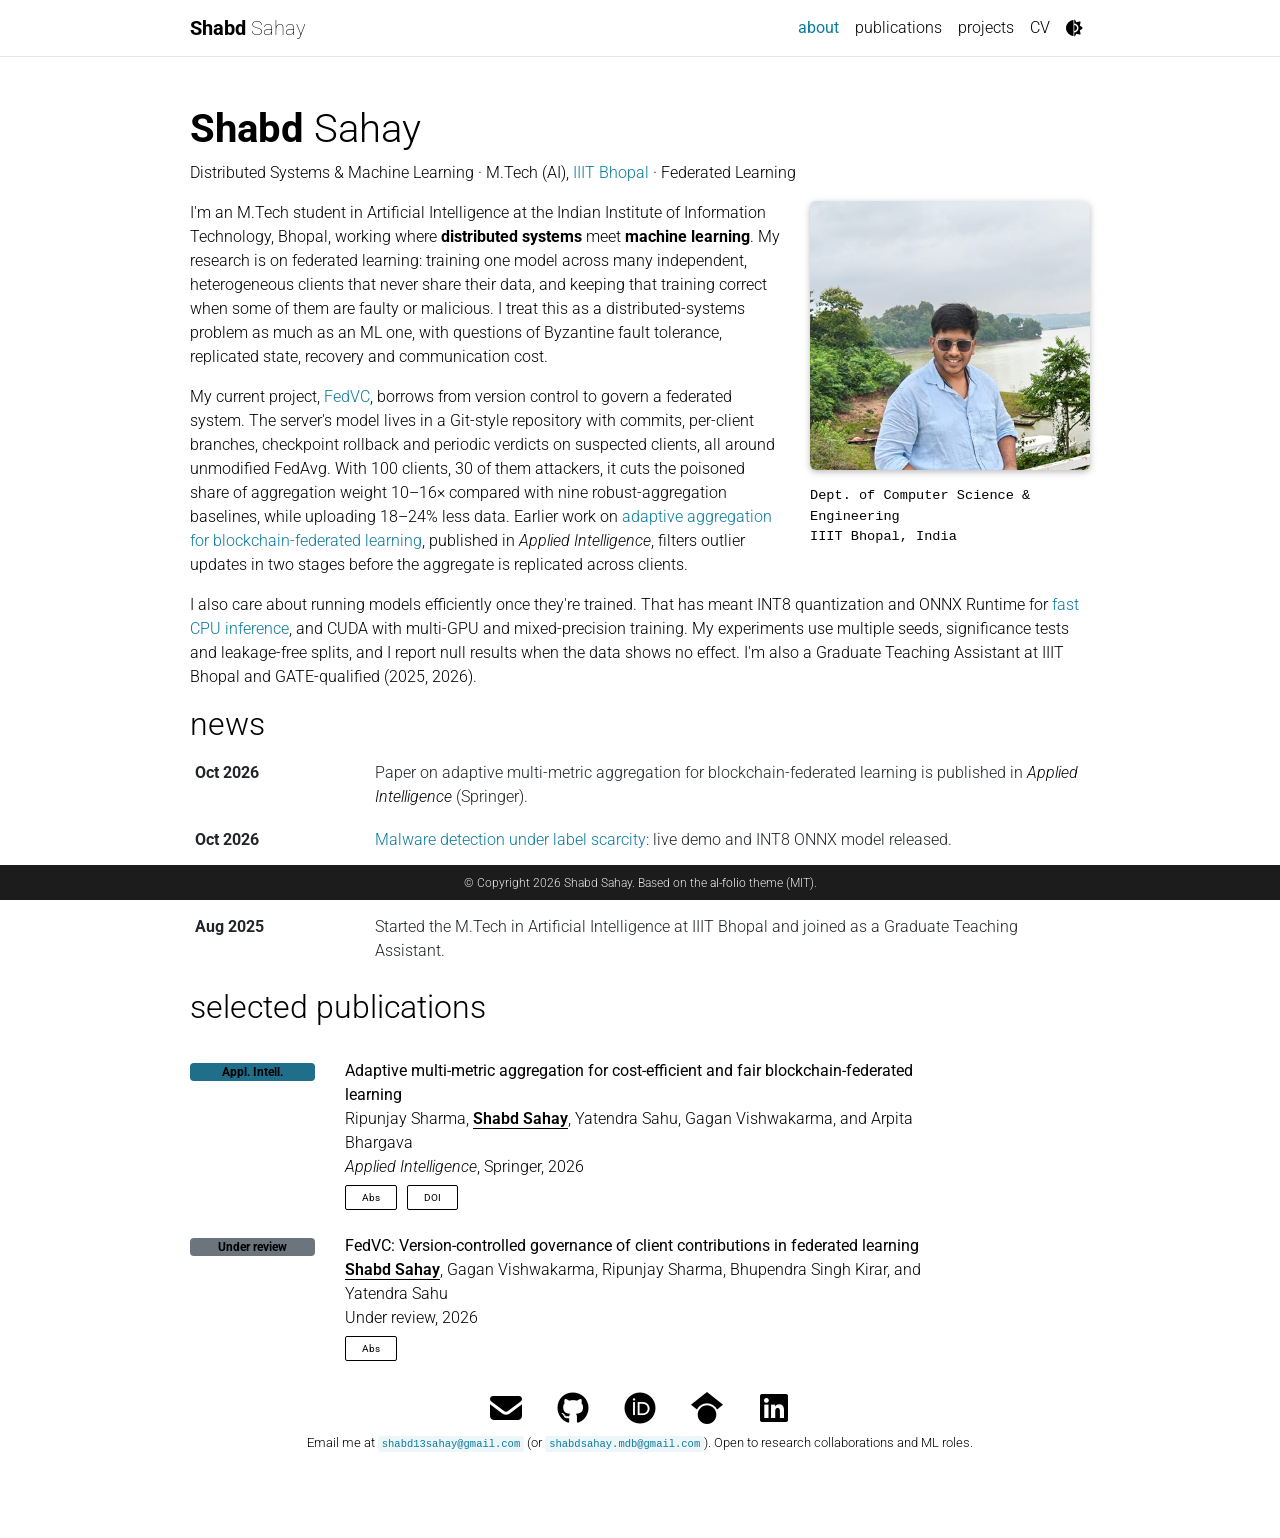
<file: index.html>
<!DOCTYPE html>
<html lang="en">
<head>
<meta charset="utf-8">
<meta name="viewport" content="width=device-width, initial-scale=1, shrink-to-fit=no">
<title>Shabd Sahay</title>
<meta name="author" content="Shabd Sahay">
<meta name="description" content="Shabd Sahay: machine learning researcher working on federated learning and robust aggregation. M.Tech AI, IIIT Bhopal.">
<meta name="keywords" content="federated learning, machine learning, byzantine-robust aggregation, IIIT Bhopal, Shabd Sahay">
<style>:root { --max-content-width: 930px; }</style>
<link rel="stylesheet" href="assets/css/tailwind.css">
<link rel="stylesheet" href="assets/css/fontawesome.css">
<link rel="stylesheet" href="https://fonts.googleapis.com/css?family=Roboto:300,400,500,700|Roboto+Slab:100,300,400,500,700&amp;display=swap">
<link rel="shortcut icon" href="data:image/svg+xml,%3Csvg%20xmlns=%22http://www.w3.org/2000/svg%22%20viewBox=%220%200%20100%20100%22%3E%3Ctext%20y=%22.9em%22%20font-size=%2290%22%3E%F0%9F%A7%A0%3C/text%3E%3C/svg%3E">
<link rel="stylesheet" href="assets/css/main.css">

<link rel="stylesheet" href="assets/css/custom.css">
<style id="highlight_theme_light"></style><style id="highlight_theme_dark" media="none"></style>
<script>
  // Storage can be blocked in sandboxed viewers; fall back to an in-memory store so the theme toggle still works.
  (function () {
    try { window.localStorage.getItem("theme"); }
    catch (e) {
      var mem = {};
      try { Object.defineProperty(window, "localStorage", { value: { getItem: function (k) { return k in mem ? mem[k] : null; }, setItem: function (k, v) { mem[k] = String(v); }, removeItem: function (k) { delete mem[k]; } } }); } catch (e2) {}
    }
  })();
</script>
<script src="assets/js/theme.js"></script>
<script>initTheme();</script>
</head>
<body class="fixed-top-nav ">
<header>
<nav id="navbar" class="navbar navbar-light navbar-expand-sm fixed-top" role="navigation">
<div class="container">
<a class="navbar-brand title font-weight-lighter" href="index.html"><span class="font-weight-bold">Shabd</span> Sahay</a>
<button class="navbar-toggler collapsed navbar-toggler-main" type="button" data-nav-toggle="navbarNav" aria-controls="navbarNav" aria-expanded="false" aria-label="Toggle navigation">
<span class="sr-only">Toggle navigation</span><span class="icon-bar top-bar"></span><span class="icon-bar middle-bar"></span><span class="icon-bar bottom-bar"></span>
</button>
<div class="collapse navbar-collapse navbar-collapse-main text-right" id="navbarNav">
<ul class="navbar-nav ml-auto navbar-menu-list flex-nowrap">
<li class="nav-item active"><a class="nav-link" href="index.html">about <span class="sr-only">(current)</span></a></li><li class="nav-item "><a class="nav-link" href="publications.html">publications</a></li><li class="nav-item "><a class="nav-link" href="projects.html">projects</a></li><li class="nav-item "><a class="nav-link" href="cv.html">CV</a></li>
<li class="toggle-container"><button id="light-toggle" type="button" title="Change theme" aria-label="Change color theme"><i class="fa-half-sun-moon" id="light-toggle-system"></i><i class="fa-solid fa-moon" id="light-toggle-dark"></i><i class="fa-solid fa-sun" id="light-toggle-light"></i></button></li>
</ul>
</div>
</div>
</nav>
<progress id="progress" value="0"><div class="progress-container"><span class="progress-bar"></span></div></progress>
</header>
<div class="container mt-5" role="main">
<div class="post">
<header class="post-header">
<h1 class="post-title"><span class="font-weight-bold">Shabd</span> Sahay</h1>
<p class="desc">Distributed Systems &amp; Machine Learning · M.Tech (AI), <a href="https://iiitbhopal.ac.in/" rel="external nofollow noopener" target="_blank">IIIT Bhopal</a> · Federated Learning</p>
</header>
<article>
<div class="profile float-right">
<figure><img src="assets/img/prof_pic.jpg" class="img-fluid z-depth-1 rounded" width="100%" alt="Shabd Sahay"></figure>
<div class="more-info"><p>Dept. of Computer Science &amp; Engineering</p><p>IIIT Bhopal, India</p></div>
</div>
<div class="clearfix">
<p>I'm an M.Tech student in Artificial Intelligence at the Indian Institute of Information Technology, Bhopal, working where <strong>distributed systems</strong> meet <strong>machine learning</strong>. My research is on federated learning: training one model across many independent, heterogeneous clients that never share their data, and keeping that training correct when some of them are faulty or malicious. I treat this as a distributed-systems problem as much as an ML one, with questions of Byzantine fault tolerance, replicated state, recovery and communication cost.</p>
<p>My current project, <a href="projects/fedvc.html">FedVC</a>, borrows from version control to govern a federated system. The server's model lives in a Git-style repository with commits, per-client branches, checkpoint rollback and periodic verdicts on suspected clients, all around unmodified FedAvg. With 100 clients, 30 of them attackers, it cuts the poisoned share of aggregation weight 10–16× compared with nine robust-aggregation baselines, while uploading 18–24% less data. Earlier work on <a href="projects/blockchain-fl.html">adaptive aggregation for blockchain-federated learning</a>, published in <em>Applied Intelligence</em>, filters outlier updates in two stages before the aggregate is replicated across clients.</p>
<p>I also care about running models efficiently once they're trained. That has meant INT8 quantization and ONNX Runtime for <a href="projects/malware-quantization.html">fast CPU inference</a>, and CUDA with multi-GPU and mixed-precision training. My experiments use multiple seeds, significance tests and leakage-free splits, and I report null results when the data shows no effect. I'm also a Graduate Teaching Assistant at IIIT Bhopal and GATE-qualified (2025, 2026).</p>
</div>
<h2><a href="#news" style="color: inherit" id="news">news</a></h2>
<div class="news"><div class="table-responsive"><table class="table table-sm table-borderless">
<tr><th scope="row" style="width: 20%">Oct 2026</th><td>Paper on adaptive multi-metric aggregation for blockchain-federated learning is published in <a href="https://link.springer.com/article/10.1007/s10489-026-07561-y" rel="external nofollow noopener" target="_blank"><em>Applied Intelligence</em></a> (Springer).</td></tr><tr><th scope="row" style="width: 20%">Oct 2026</th><td><a class="news-title" href="projects/malware-quantization.html">Malware detection under label scarcity</a>: live demo and INT8 ONNX model released.</td></tr><tr><th scope="row" style="width: 20%">Sep 2026</th><td><a class="news-title" href="projects/demand-forecasting.html">Synthetic scenario augmentation for demand forecasting</a>: live demo released.</td></tr><tr><th scope="row" style="width: 20%">Aug 2025</th><td>Started the M.Tech in Artificial Intelligence at IIIT Bhopal and joined as a Graduate Teaching Assistant.</td></tr>
</table></div></div>
<h2><a href="publications.html" style="color: inherit">selected publications</a></h2>
<div class="publications"><ol class="bibliography"><li><div class="row">
<div class="col col-sm-2 abbr"><abbr class="badge rounded w-100" style="background-color:#1f6f8b"><div>Appl. Intell.</div></abbr></div>
<div id="sahay2026adaptive" class="col-sm-8">
<div class="title">Adaptive multi-metric aggregation for cost-efficient and fair blockchain-federated learning</div>

<div class="author">Ripunjay Sharma, <em>Shabd Sahay</em>, Yatendra Sahu, Gagan Vishwakarma, and Arpita Bhargava</div>
<div class="periodical"><em>Applied Intelligence</em>, Springer, 2026</div>
<div class="links"><a class="abstract btn btn-sm z-depth-0" role="button">Abs</a> <a href="https://doi.org/10.1007/s10489-026-07561-y" class="btn btn-sm z-depth-0" role="button" rel="external nofollow noopener" target="_blank">DOI</a></div>
<div class="abstract hidden"><p>A blockchain-federated learning framework that jointly optimizes accuracy, F1-score and weight dampening on fraud-detection data. A two-stage aggregation pipeline combines Z-score filtering with Mahalanobis-distance outlier detection and weight damping, replicated across clients in a hybrid architecture. Under a stable heterogeneous client distribution it reaches an F1-score of 0.828 (±0.018) and an AUC of 0.952 (±0.009).</p></div>
</div>
</div></li><li><div class="row">
<div class="col col-sm-2 abbr"><abbr class="badge rounded w-100" style="background-color:#6c757d"><div>Under review</div></abbr></div>
<div id="sahay2026fedvc" class="col-sm-8">
<div class="title">FedVC: Version-controlled governance of client contributions in federated learning</div>

<div class="author"><em>Shabd Sahay</em>, Gagan Vishwakarma, Ripunjay Sharma, Bhupendra Singh Kirar, and Yatendra Sahu</div>
<div class="periodical">Under review, 2026</div>
<div class="links"><a class="abstract btn btn-sm z-depth-0" role="button">Abs</a> </div>
<div class="abstract hidden"><p>In federated learning the server never sees how a client produced its update, so dishonest clients can poison the shared model. FedVC is a governance layer that keeps an unmodified FedAvg server inside a Git-style repository: trusted aggregates are committed to a main branch, each suspected client gets a side branch, the best commit is restored at fixed intervals, and isolated clients receive a verdict at the end of every cycle. With 100 clients, 30 of them label-flippers, on MNIST, Fashion-MNIST and EMNIST-Balanced, poisoned clients held 0.144–0.227 of the aggregation weight under nine baselines and 0.009–0.022 under FedVC. FedVC kept them out of 83–89% of rounds, banned all of them on MNIST and Fashion-MNIST without banning an ordinary honest client, matched undefended FedAvg's final and worst-round MCC, and uploaded 18–24% less data.</p></div>
</div>
</div></li></ol></div>
<div class="social">
<div class="contact-icons">
<a href="mailto:shabd13sahay@gmail.com" title="Email"><i class="fa-solid fa-envelope"></i></a>
<a href="https://github.com/shabd-sahay" title="GitHub" rel="external nofollow noopener" target="_blank"><i class="fa-brands fa-github"></i></a>
<a href="https://orcid.org/0009-0000-7555-0427" title="ORCID" rel="external nofollow noopener" target="_blank"><i class="fa-brands fa-orcid"></i></a>
<a href="https://scholar.google.com/citations?user=71IFaCgAAAAJ&amp;hl=en" title="Google Scholar" rel="external nofollow noopener" target="_blank"><i class="fa-brands fa-google-scholar"></i></a>
<a href="https://www.linkedin.com/in/shabd-sahay-86a182224/" title="LinkedIn" rel="external nofollow noopener" target="_blank"><i class="fa-brands fa-linkedin"></i></a>
</div>
<div class="contact-note">Email me at <code>shabd13sahay@gmail.com</code> (or <code>shabdsahay.mdb@gmail.com</code>). Open to research collaborations and ML roles.</div>
</div>
</article>
</div>
</div>
<footer class="fixed-bottom" role="contentinfo">
<div class="container mt-0">© Copyright 2026 Shabd Sahay. Based on the <a href="https://github.com/alshedivat/al-folio" rel="external nofollow noopener" target="_blank">al-folio</a> theme (MIT).</div>
</footer>
<script>window.alFolio = { compatBootstrap: false };</script>
<script src="assets/js/nav-toggle.js"></script>
<script src="assets/js/no_defer.js"></script>
<script defer src="assets/js/common.js"></script>
<script defer src="assets/js/progress-bar.js"></script>
</body>
</html>
</file>
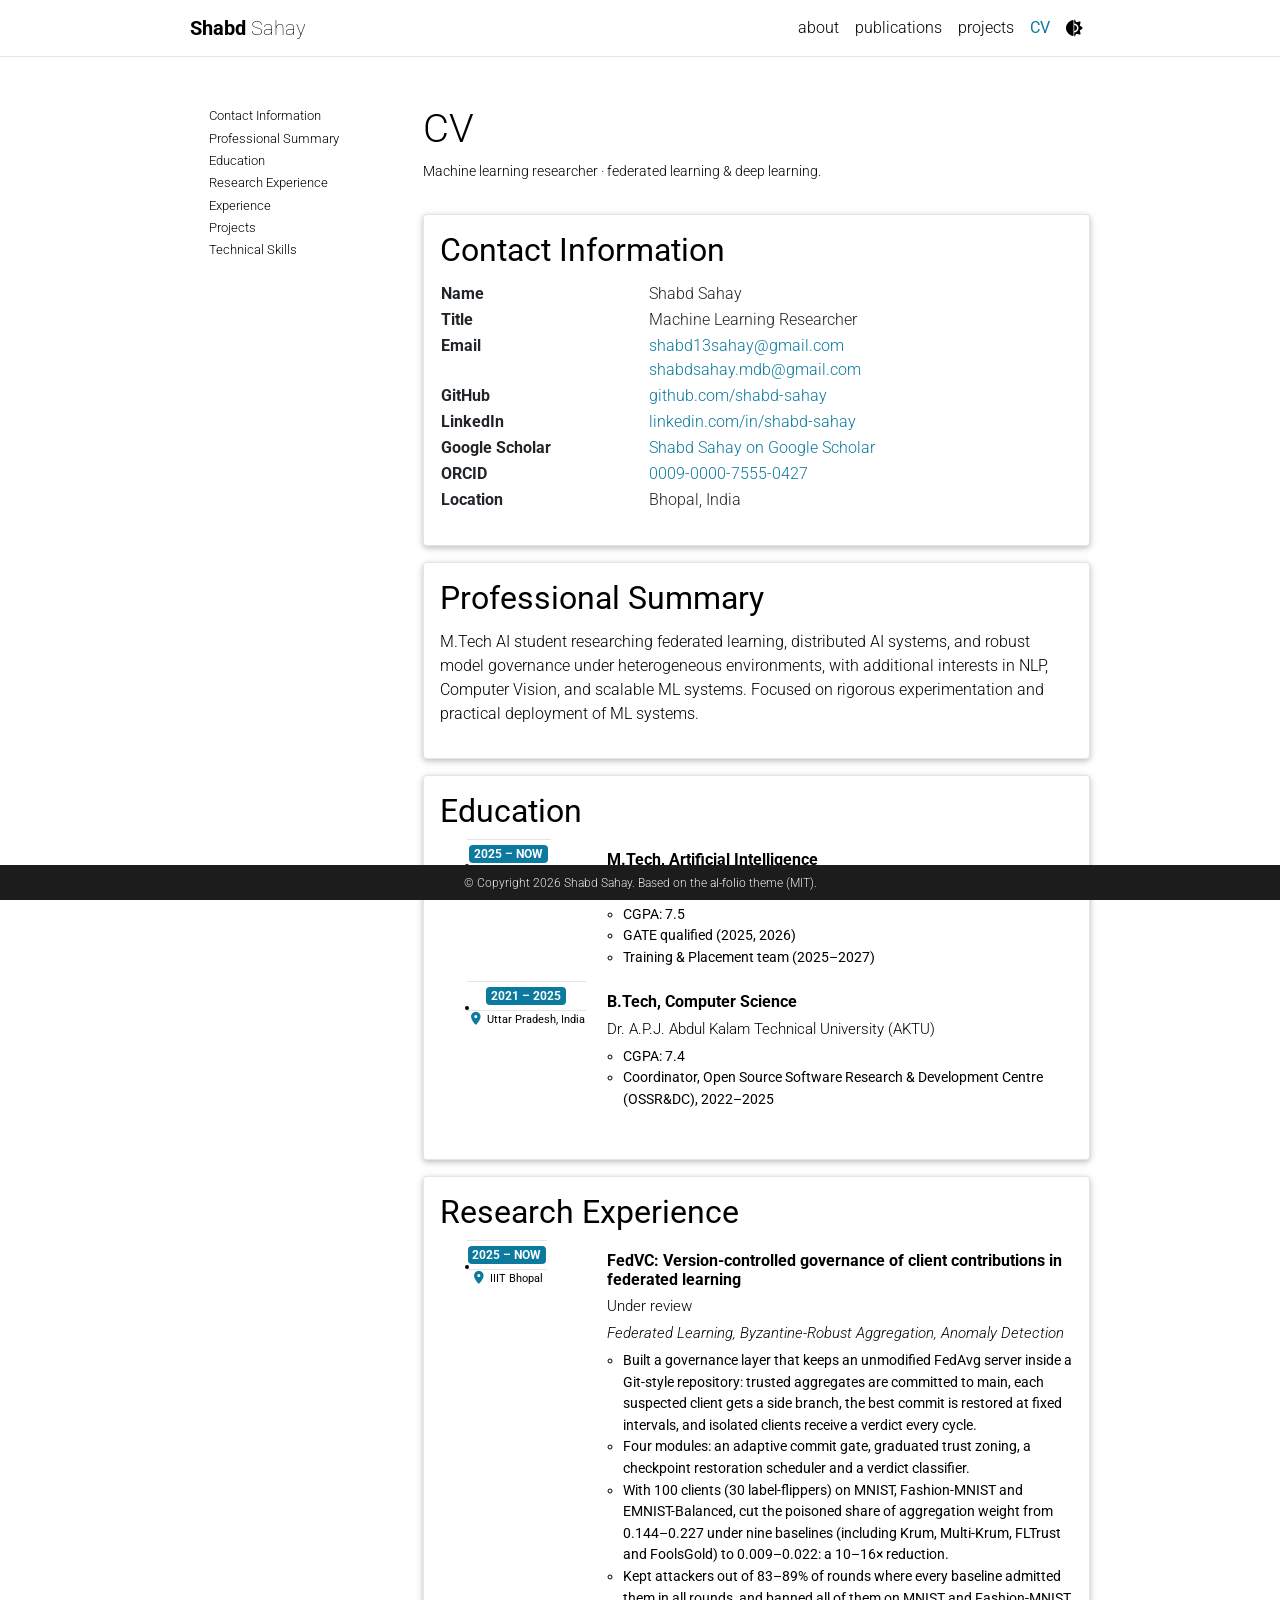
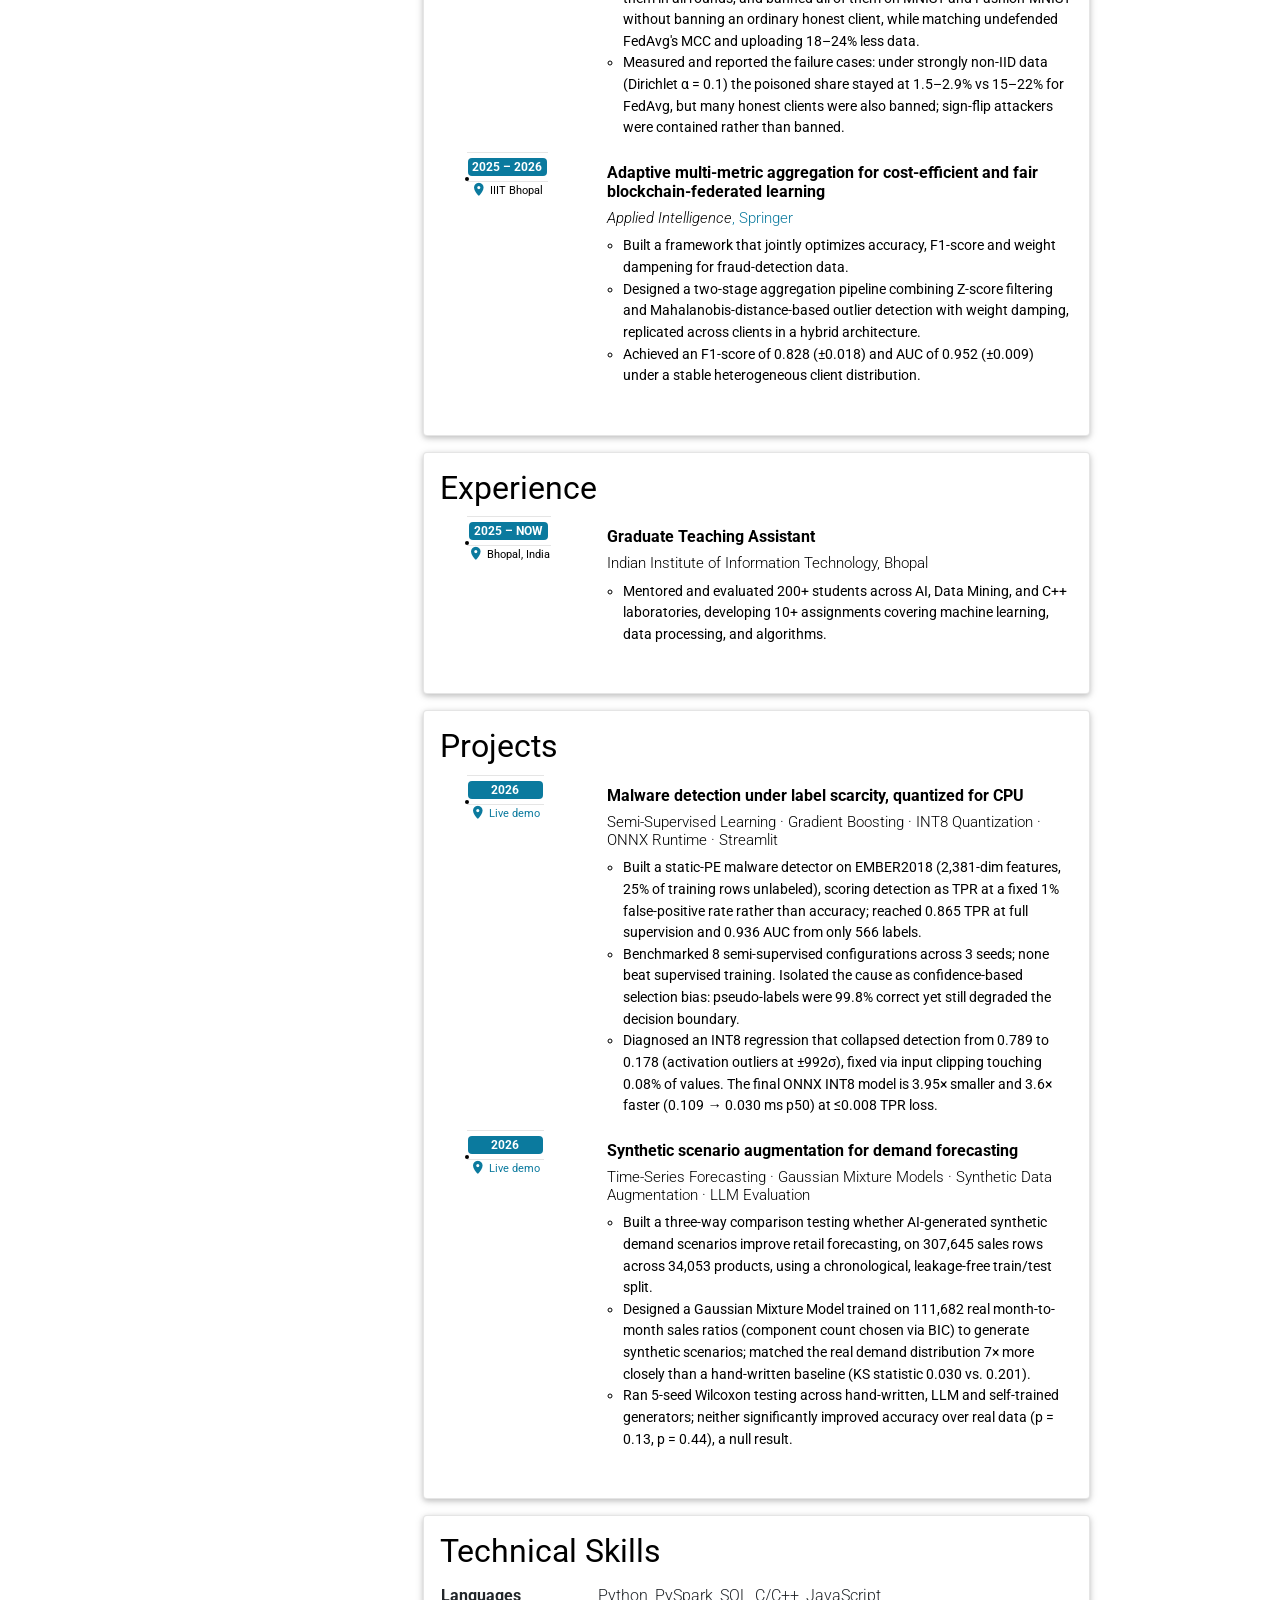
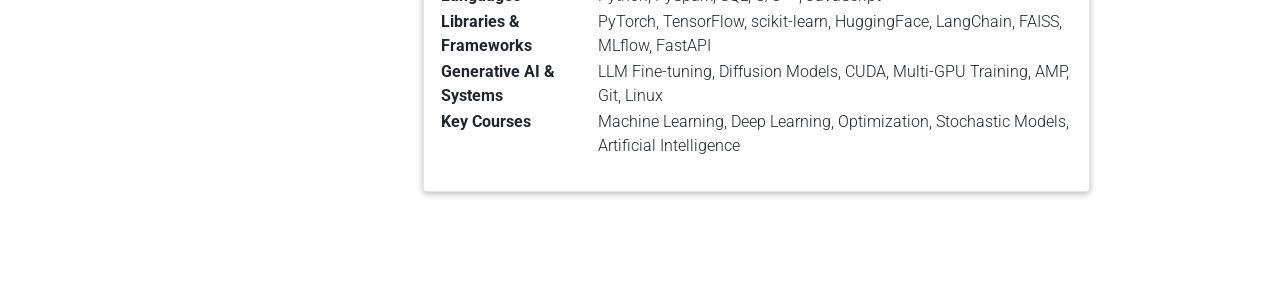
<file: cv.html>
<!DOCTYPE html>
<html lang="en">
<head>
<meta charset="utf-8">
<meta name="viewport" content="width=device-width, initial-scale=1, shrink-to-fit=no">
<title>CV | Shabd Sahay</title>
<meta name="author" content="Shabd Sahay">
<meta name="description" content="Shabd Sahay: machine learning researcher working on federated learning and robust aggregation. M.Tech AI, IIIT Bhopal.">
<meta name="keywords" content="federated learning, machine learning, byzantine-robust aggregation, IIIT Bhopal, Shabd Sahay">
<style>:root { --max-content-width: 930px; }</style>
<link rel="stylesheet" href="assets/css/tailwind.css">
<link rel="stylesheet" href="assets/css/fontawesome.css">
<link rel="stylesheet" href="https://fonts.googleapis.com/css?family=Roboto:300,400,500,700|Roboto+Slab:100,300,400,500,700&amp;display=swap">
<link rel="shortcut icon" href="data:image/svg+xml,%3Csvg%20xmlns=%22http://www.w3.org/2000/svg%22%20viewBox=%220%200%20100%20100%22%3E%3Ctext%20y=%22.9em%22%20font-size=%2290%22%3E%F0%9F%A7%A0%3C/text%3E%3C/svg%3E">
<link rel="stylesheet" href="assets/css/main.css">
<link rel="stylesheet" href="assets/css/al-folio-cv.css">
<link rel="stylesheet" href="assets/css/custom.css">
<style id="highlight_theme_light"></style><style id="highlight_theme_dark" media="none"></style>
<script>
  // Storage can be blocked in sandboxed viewers; fall back to an in-memory store so the theme toggle still works.
  (function () {
    try { window.localStorage.getItem("theme"); }
    catch (e) {
      var mem = {};
      try { Object.defineProperty(window, "localStorage", { value: { getItem: function (k) { return k in mem ? mem[k] : null; }, setItem: function (k, v) { mem[k] = String(v); }, removeItem: function (k) { delete mem[k]; } } }); } catch (e2) {}
    }
  })();
</script>
<script src="assets/js/theme.js"></script>
<script>initTheme();</script>
</head>
<body class="fixed-top-nav ">
<header>
<nav id="navbar" class="navbar navbar-light navbar-expand-sm fixed-top" role="navigation">
<div class="container">
<a class="navbar-brand title font-weight-lighter" href="index.html"><span class="font-weight-bold">Shabd</span> Sahay</a>
<button class="navbar-toggler collapsed navbar-toggler-main" type="button" data-nav-toggle="navbarNav" aria-controls="navbarNav" aria-expanded="false" aria-label="Toggle navigation">
<span class="sr-only">Toggle navigation</span><span class="icon-bar top-bar"></span><span class="icon-bar middle-bar"></span><span class="icon-bar bottom-bar"></span>
</button>
<div class="collapse navbar-collapse navbar-collapse-main text-right" id="navbarNav">
<ul class="navbar-nav ml-auto navbar-menu-list flex-nowrap">
<li class="nav-item "><a class="nav-link" href="index.html">about</a></li><li class="nav-item "><a class="nav-link" href="publications.html">publications</a></li><li class="nav-item "><a class="nav-link" href="projects.html">projects</a></li><li class="nav-item active"><a class="nav-link" href="cv.html">CV <span class="sr-only">(current)</span></a></li>
<li class="toggle-container"><button id="light-toggle" type="button" title="Change theme" aria-label="Change color theme"><i class="fa-half-sun-moon" id="light-toggle-system"></i><i class="fa-solid fa-moon" id="light-toggle-dark"></i><i class="fa-solid fa-sun" id="light-toggle-light"></i></button></li>
</ul>
</div>
</div>
</nav>
<progress id="progress" value="0"><div class="progress-container"><span class="progress-bar"></span></div></progress>
</header>
<div class="container mt-5" role="main">
<div class="row">
<div class="col-sm-3"><nav id="toc-sidebar" class="sticky-top toc toc-sidebar" aria-label="Table of contents"></nav></div>
<div class="col-sm-9"><div class="post">
<header class="post-header"><h1 class="post-title">CV</h1><p class="post-description">Machine learning researcher · federated learning &amp; deep learning.</p></header>
<article><div class="cv"><div class="card mt-3 p-3"><h3 class="card-title font-weight-medium">Contact Information</h3><table class="table table-cv table-sm table-borderless"><tr><td class="p-1 pr-2 font-weight-bold"><b>Name</b></td><td class="p-1 pl-2 font-weight-light">Shabd Sahay</td></tr><tr><td class="p-1 pr-2 font-weight-bold"><b>Title</b></td><td class="p-1 pl-2 font-weight-light">Machine Learning Researcher</td></tr><tr><td class="p-1 pr-2 font-weight-bold"><b>Email</b></td><td class="p-1 pl-2 font-weight-light"><a href="mailto:shabd13sahay@gmail.com">shabd13sahay@gmail.com</a><br><a href="mailto:shabdsahay.mdb@gmail.com">shabdsahay.mdb@gmail.com</a></td></tr><tr><td class="p-1 pr-2 font-weight-bold"><b>GitHub</b></td><td class="p-1 pl-2 font-weight-light"><a href="https://github.com/shabd-sahay" rel="external nofollow noopener" target="_blank">github.com/shabd-sahay</a></td></tr><tr><td class="p-1 pr-2 font-weight-bold"><b>LinkedIn</b></td><td class="p-1 pl-2 font-weight-light"><a href="https://www.linkedin.com/in/shabd-sahay-86a182224/" rel="external nofollow noopener" target="_blank">linkedin.com/in/shabd-sahay</a></td></tr><tr><td class="p-1 pr-2 font-weight-bold"><b>Google Scholar</b></td><td class="p-1 pl-2 font-weight-light"><a href="https://scholar.google.com/citations?user=71IFaCgAAAAJ&amp;hl=en" rel="external nofollow noopener" target="_blank">Shabd Sahay on Google Scholar</a></td></tr><tr><td class="p-1 pr-2 font-weight-bold"><b>ORCID</b></td><td class="p-1 pl-2 font-weight-light"><a href="https://orcid.org/0009-0000-7555-0427" rel="external nofollow noopener" target="_blank">0009-0000-7555-0427</a></td></tr><tr><td class="p-1 pr-2 font-weight-bold"><b>Location</b></td><td class="p-1 pl-2 font-weight-light">Bhopal, India</td></tr></table></div><div class="card mt-3 p-3"><h3 class="card-title font-weight-medium">Professional Summary</h3><p>M.Tech AI student researching federated learning, distributed AI systems, and robust model governance under heterogeneous environments, with additional interests in NLP, Computer Vision, and scalable ML systems. Focused on rigorous experimentation and practical deployment of ML systems.</p></div><a class="anchor" id="education"></a><div class="card mt-3 p-3"><h3 class="card-title font-weight-medium">Education</h3><div><ul class="card-text font-weight-light list-group list-group-flush"><li class="list-group-item"><div class="row">
<div class="col-xs-2 col-sm-2 col-md-2 text-center date-column"><table class="table-cv"><tbody>
<tr><td><span class="badge font-weight-bold danger-color-dark text-uppercase align-middle" style="min-width: 75px">2025 – now</span></td></tr>
<tr><td><p class="location"><i class="fa-solid fa-location-dot iconlocation"></i> Bhopal, India</p></td></tr>
</tbody></table></div>
<div class="col-xs-10 col-sm-10 col-md-10 mt-2 mt-md-0">
<h6 class="title font-weight-bold ml-1 ml-md-4">M.Tech, Artificial Intelligence</h6>
<h6 class="ml-1 ml-md-4" style="font-size: 0.95rem">Indian Institute of Information Technology, Bhopal</h6>

<ul class="items"><li><span class="item">CGPA: 7.5</span></li><li><span class="item">GATE qualified (2025, 2026)</span></li><li><span class="item">Training &amp; Placement team (2025–2027)</span></li></ul>
</div></div></li><li class="list-group-item"><div class="row">
<div class="col-xs-2 col-sm-2 col-md-2 text-center date-column"><table class="table-cv"><tbody>
<tr><td><span class="badge font-weight-bold danger-color-dark text-uppercase align-middle" style="min-width: 75px">2021 – 2025</span></td></tr>
<tr><td><p class="location"><i class="fa-solid fa-location-dot iconlocation"></i> Uttar Pradesh, India</p></td></tr>
</tbody></table></div>
<div class="col-xs-10 col-sm-10 col-md-10 mt-2 mt-md-0">
<h6 class="title font-weight-bold ml-1 ml-md-4">B.Tech, Computer Science</h6>
<h6 class="ml-1 ml-md-4" style="font-size: 0.95rem">Dr. A.P.J. Abdul Kalam Technical University (AKTU)</h6>

<ul class="items"><li><span class="item">CGPA: 7.4</span></li><li><span class="item">Coordinator, Open Source Software Research &amp; Development Centre (OSSR&amp;DC), 2022–2025</span></li></ul>
</div></div></li></ul></div></div><a class="anchor" id="research"></a><div class="card mt-3 p-3"><h3 class="card-title font-weight-medium">Research Experience</h3><div><ul class="card-text font-weight-light list-group list-group-flush"><li class="list-group-item"><div class="row">
<div class="col-xs-2 col-sm-2 col-md-2 text-center date-column"><table class="table-cv"><tbody>
<tr><td><span class="badge font-weight-bold danger-color-dark text-uppercase align-middle" style="min-width: 75px">2025 – now</span></td></tr>
<tr><td><p class="location"><i class="fa-solid fa-location-dot iconlocation"></i> IIIT Bhopal</p></td></tr>
</tbody></table></div>
<div class="col-xs-10 col-sm-10 col-md-10 mt-2 mt-md-0">
<h6 class="title font-weight-bold ml-1 ml-md-4">FedVC: Version-controlled governance of client contributions in federated learning</h6>
<h6 class="ml-1 ml-md-4" style="font-size: 0.95rem">Under review</h6>
<h6 class="ml-1 ml-md-4" style="font-size: 0.95rem; font-style: italic">Federated Learning, Byzantine-Robust Aggregation, Anomaly Detection</h6>
<ul class="items"><li><span class="item">Built a governance layer that keeps an unmodified FedAvg server inside a Git-style repository: trusted aggregates are committed to main, each suspected client gets a side branch, the best commit is restored at fixed intervals, and isolated clients receive a verdict every cycle.</span></li><li><span class="item">Four modules: an adaptive commit gate, graduated trust zoning, a checkpoint restoration scheduler and a verdict classifier.</span></li><li><span class="item">With 100 clients (30 label-flippers) on MNIST, Fashion-MNIST and EMNIST-Balanced, cut the poisoned share of aggregation weight from 0.144–0.227 under nine baselines (including Krum, Multi-Krum, FLTrust and FoolsGold) to 0.009–0.022: a 10–16× reduction.</span></li><li><span class="item">Kept attackers out of 83–89% of rounds where every baseline admitted them in all rounds, and banned all of them on MNIST and Fashion-MNIST without banning an ordinary honest client, while matching undefended FedAvg's MCC and uploading 18–24% less data.</span></li><li><span class="item">Measured and reported the failure cases: under strongly non-IID data (Dirichlet α = 0.1) the poisoned share stayed at 1.5–2.9% vs 15–22% for FedAvg, but many honest clients were also banned; sign-flip attackers were contained rather than banned.</span></li></ul>
</div></div></li><li class="list-group-item"><div class="row">
<div class="col-xs-2 col-sm-2 col-md-2 text-center date-column"><table class="table-cv"><tbody>
<tr><td><span class="badge font-weight-bold danger-color-dark text-uppercase align-middle" style="min-width: 75px">2025 – 2026</span></td></tr>
<tr><td><p class="location"><i class="fa-solid fa-location-dot iconlocation"></i> IIIT Bhopal</p></td></tr>
</tbody></table></div>
<div class="col-xs-10 col-sm-10 col-md-10 mt-2 mt-md-0">
<h6 class="title font-weight-bold ml-1 ml-md-4">Adaptive multi-metric aggregation for cost-efficient and fair blockchain-federated learning</h6>
<h6 class="ml-1 ml-md-4" style="font-size: 0.95rem"><a href="https://link.springer.com/article/10.1007/s10489-026-07561-y" rel="external nofollow noopener" target="_blank"><em>Applied Intelligence</em>, Springer</a></h6>

<ul class="items"><li><span class="item">Built a framework that jointly optimizes accuracy, F1-score and weight dampening for fraud-detection data.</span></li><li><span class="item">Designed a two-stage aggregation pipeline combining Z-score filtering and Mahalanobis-distance-based outlier detection with weight damping, replicated across clients in a hybrid architecture.</span></li><li><span class="item">Achieved an F1-score of 0.828 (±0.018) and AUC of 0.952 (±0.009) under a stable heterogeneous client distribution.</span></li></ul>
</div></div></li></ul></div></div><a class="anchor" id="experience"></a><div class="card mt-3 p-3"><h3 class="card-title font-weight-medium">Experience</h3><div><ul class="card-text font-weight-light list-group list-group-flush"><li class="list-group-item"><div class="row">
<div class="col-xs-2 col-sm-2 col-md-2 text-center date-column"><table class="table-cv"><tbody>
<tr><td><span class="badge font-weight-bold danger-color-dark text-uppercase align-middle" style="min-width: 75px">2025 – now</span></td></tr>
<tr><td><p class="location"><i class="fa-solid fa-location-dot iconlocation"></i> Bhopal, India</p></td></tr>
</tbody></table></div>
<div class="col-xs-10 col-sm-10 col-md-10 mt-2 mt-md-0">
<h6 class="title font-weight-bold ml-1 ml-md-4">Graduate Teaching Assistant</h6>
<h6 class="ml-1 ml-md-4" style="font-size: 0.95rem">Indian Institute of Information Technology, Bhopal</h6>

<ul class="items"><li><span class="item">Mentored and evaluated 200+ students across AI, Data Mining, and C++ laboratories, developing 10+ assignments covering machine learning, data processing, and algorithms.</span></li></ul>
</div></div></li></ul></div></div><a class="anchor" id="projects"></a><div class="card mt-3 p-3"><h3 class="card-title font-weight-medium">Projects</h3><div><ul class="card-text font-weight-light list-group list-group-flush"><li class="list-group-item"><div class="row">
<div class="col-xs-2 col-sm-2 col-md-2 text-center date-column"><table class="table-cv"><tbody>
<tr><td><span class="badge font-weight-bold danger-color-dark text-uppercase align-middle" style="min-width: 75px">2026</span></td></tr>
<tr><td><p class="location"><i class="fa-solid fa-location-dot iconlocation"></i> <a href="https://ember-quantization.streamlit.app" rel="external nofollow noopener" target="_blank">Live demo</a></p></td></tr>
</tbody></table></div>
<div class="col-xs-10 col-sm-10 col-md-10 mt-2 mt-md-0">
<h6 class="title font-weight-bold ml-1 ml-md-4">Malware detection under label scarcity, quantized for CPU</h6>
<h6 class="ml-1 ml-md-4" style="font-size: 0.95rem">Semi-Supervised Learning · Gradient Boosting · INT8 Quantization · ONNX Runtime · Streamlit</h6>

<ul class="items"><li><span class="item">Built a static-PE malware detector on EMBER2018 (2,381-dim features, 25% of training rows unlabeled), scoring detection as TPR at a fixed 1% false-positive rate rather than accuracy; reached 0.865 TPR at full supervision and 0.936 AUC from only 566 labels.</span></li><li><span class="item">Benchmarked 8 semi-supervised configurations across 3 seeds; none beat supervised training. Isolated the cause as confidence-based selection bias: pseudo-labels were 99.8% correct yet still degraded the decision boundary.</span></li><li><span class="item">Diagnosed an INT8 regression that collapsed detection from 0.789 to 0.178 (activation outliers at ±992σ), fixed via input clipping touching 0.08% of values. The final ONNX INT8 model is 3.95× smaller and 3.6× faster (0.109 → 0.030 ms p50) at ≤0.008 TPR loss.</span></li></ul>
</div></div></li><li class="list-group-item"><div class="row">
<div class="col-xs-2 col-sm-2 col-md-2 text-center date-column"><table class="table-cv"><tbody>
<tr><td><span class="badge font-weight-bold danger-color-dark text-uppercase align-middle" style="min-width: 75px">2026</span></td></tr>
<tr><td><p class="location"><i class="fa-solid fa-location-dot iconlocation"></i> <a href="https://simulation-guide.streamlit.app" rel="external nofollow noopener" target="_blank">Live demo</a></p></td></tr>
</tbody></table></div>
<div class="col-xs-10 col-sm-10 col-md-10 mt-2 mt-md-0">
<h6 class="title font-weight-bold ml-1 ml-md-4">Synthetic scenario augmentation for demand forecasting</h6>
<h6 class="ml-1 ml-md-4" style="font-size: 0.95rem">Time-Series Forecasting · Gaussian Mixture Models · Synthetic Data Augmentation · LLM Evaluation</h6>

<ul class="items"><li><span class="item">Built a three-way comparison testing whether AI-generated synthetic demand scenarios improve retail forecasting, on 307,645 sales rows across 34,053 products, using a chronological, leakage-free train/test split.</span></li><li><span class="item">Designed a Gaussian Mixture Model trained on 111,682 real month-to-month sales ratios (component count chosen via BIC) to generate synthetic scenarios; matched the real demand distribution 7× more closely than a hand-written baseline (KS statistic 0.030 vs. 0.201).</span></li><li><span class="item">Ran 5-seed Wilcoxon testing across hand-written, LLM and self-trained generators; neither significantly improved accuracy over real data (p = 0.13, p = 0.44), a null result.</span></li></ul>
</div></div></li></ul></div></div><a class="anchor" id="skills"></a><div class="card mt-3 p-3"><h3 class="card-title font-weight-medium">Technical Skills</h3><table class="table table-cv table-sm table-borderless"><tr><td class="p-1 pr-2 font-weight-bold"><b>Languages</b></td><td class="p-1 pl-2 font-weight-light">Python, PySpark, SQL, C/C++, JavaScript</td></tr><tr><td class="p-1 pr-2 font-weight-bold"><b>Libraries &amp; Frameworks</b></td><td class="p-1 pl-2 font-weight-light">PyTorch, TensorFlow, scikit-learn, HuggingFace, LangChain, FAISS, MLflow, FastAPI</td></tr><tr><td class="p-1 pr-2 font-weight-bold"><b>Generative AI &amp; Systems</b></td><td class="p-1 pl-2 font-weight-light">LLM Fine-tuning, Diffusion Models, CUDA, Multi-GPU Training, AMP, Git, Linux</td></tr><tr><td class="p-1 pr-2 font-weight-bold"><b>Key Courses</b></td><td class="p-1 pl-2 font-weight-light">Machine Learning, Deep Learning, Optimization, Stochastic Models, Artificial Intelligence</td></tr></table></div></div></article>
</div></div>
</div>
</div>
<footer class="fixed-bottom" role="contentinfo">
<div class="container mt-0">© Copyright 2026 Shabd Sahay. Based on the <a href="https://github.com/alshedivat/al-folio" rel="external nofollow noopener" target="_blank">al-folio</a> theme (MIT).</div>
</footer>
<script>window.alFolio = { compatBootstrap: false };</script>
<script src="assets/js/nav-toggle.js"></script>
<script src="assets/js/no_defer.js"></script>
<script defer src="assets/js/common.js"></script>
<script defer src="assets/js/progress-bar.js"></script>
</body>
</html>
</file>
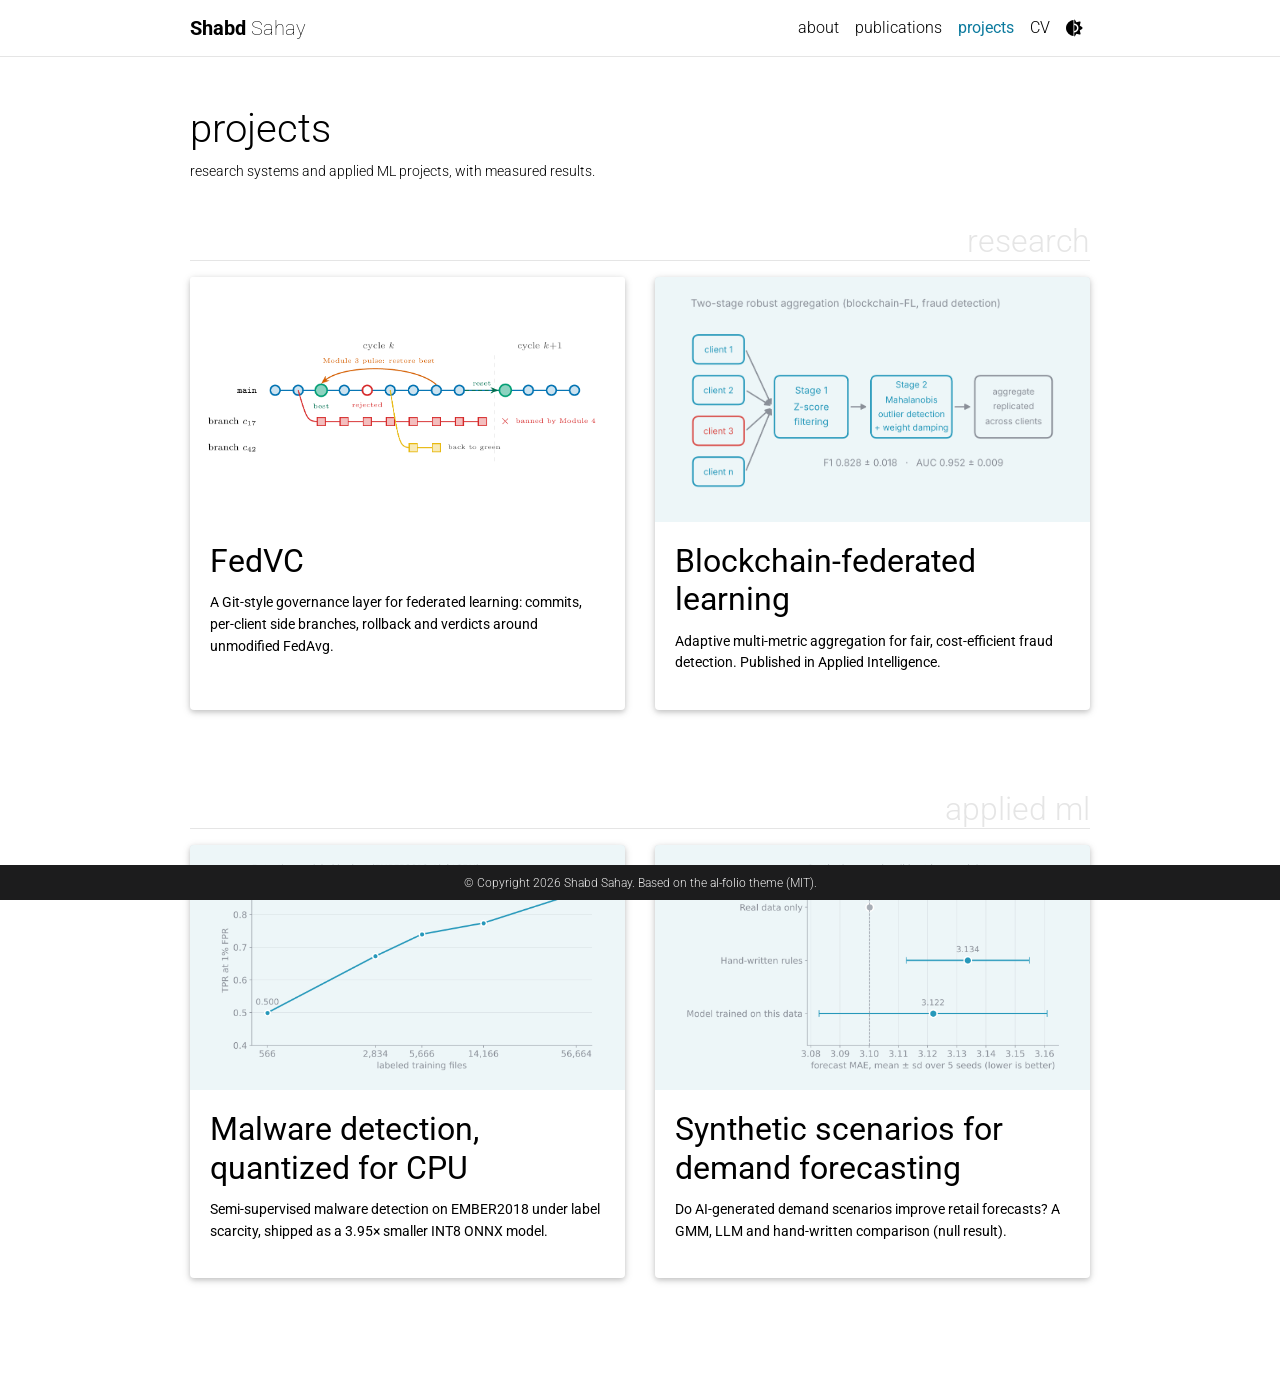
<file: projects.html>
<!DOCTYPE html>
<html lang="en">
<head>
<meta charset="utf-8">
<meta name="viewport" content="width=device-width, initial-scale=1, shrink-to-fit=no">
<title>projects | Shabd Sahay</title>
<meta name="author" content="Shabd Sahay">
<meta name="description" content="Shabd Sahay: machine learning researcher working on federated learning and robust aggregation. M.Tech AI, IIIT Bhopal.">
<meta name="keywords" content="federated learning, machine learning, byzantine-robust aggregation, IIIT Bhopal, Shabd Sahay">
<style>:root { --max-content-width: 930px; }</style>
<link rel="stylesheet" href="assets/css/tailwind.css">
<link rel="stylesheet" href="assets/css/fontawesome.css">
<link rel="stylesheet" href="https://fonts.googleapis.com/css?family=Roboto:300,400,500,700|Roboto+Slab:100,300,400,500,700&amp;display=swap">
<link rel="shortcut icon" href="data:image/svg+xml,%3Csvg%20xmlns=%22http://www.w3.org/2000/svg%22%20viewBox=%220%200%20100%20100%22%3E%3Ctext%20y=%22.9em%22%20font-size=%2290%22%3E%F0%9F%A7%A0%3C/text%3E%3C/svg%3E">
<link rel="stylesheet" href="assets/css/main.css">

<link rel="stylesheet" href="assets/css/custom.css">
<style id="highlight_theme_light"></style><style id="highlight_theme_dark" media="none"></style>
<script>
  // Storage can be blocked in sandboxed viewers; fall back to an in-memory store so the theme toggle still works.
  (function () {
    try { window.localStorage.getItem("theme"); }
    catch (e) {
      var mem = {};
      try { Object.defineProperty(window, "localStorage", { value: { getItem: function (k) { return k in mem ? mem[k] : null; }, setItem: function (k, v) { mem[k] = String(v); }, removeItem: function (k) { delete mem[k]; } } }); } catch (e2) {}
    }
  })();
</script>
<script src="assets/js/theme.js"></script>
<script>initTheme();</script>
</head>
<body class="fixed-top-nav ">
<header>
<nav id="navbar" class="navbar navbar-light navbar-expand-sm fixed-top" role="navigation">
<div class="container">
<a class="navbar-brand title font-weight-lighter" href="index.html"><span class="font-weight-bold">Shabd</span> Sahay</a>
<button class="navbar-toggler collapsed navbar-toggler-main" type="button" data-nav-toggle="navbarNav" aria-controls="navbarNav" aria-expanded="false" aria-label="Toggle navigation">
<span class="sr-only">Toggle navigation</span><span class="icon-bar top-bar"></span><span class="icon-bar middle-bar"></span><span class="icon-bar bottom-bar"></span>
</button>
<div class="collapse navbar-collapse navbar-collapse-main text-right" id="navbarNav">
<ul class="navbar-nav ml-auto navbar-menu-list flex-nowrap">
<li class="nav-item "><a class="nav-link" href="index.html">about</a></li><li class="nav-item "><a class="nav-link" href="publications.html">publications</a></li><li class="nav-item active"><a class="nav-link" href="projects.html">projects <span class="sr-only">(current)</span></a></li><li class="nav-item "><a class="nav-link" href="cv.html">CV</a></li>
<li class="toggle-container"><button id="light-toggle" type="button" title="Change theme" aria-label="Change color theme"><i class="fa-half-sun-moon" id="light-toggle-system"></i><i class="fa-solid fa-moon" id="light-toggle-dark"></i><i class="fa-solid fa-sun" id="light-toggle-light"></i></button></li>
</ul>
</div>
</div>
</nav>
<progress id="progress" value="0"><div class="progress-container"><span class="progress-bar"></span></div></progress>
</header>
<div class="container mt-5" role="main">
<div class="post">
<header class="post-header"><h1 class="post-title">projects</h1><p class="post-description">research systems and applied ML projects, with measured results.</p></header>
<article><div class="projects"><a id="research" href="#research"><h2 class="category">research</h2></a><div class="row row-cols-1 row-cols-md-2"><div class="col"><a href="projects/fedvc.html"><div class="card h-100 hoverable"><figure><img src="assets/img/fedvc_repository.png" class="card-img-top paper" alt="FedVC figure" loading="lazy"></figure><div class="card-body">
<h2 class="card-title">FedVC</h2>
<p class="card-text">A Git-style governance layer for federated learning: commits, per-client side branches, rollback and verdicts around unmodified FedAvg.</p>
<div class="row ml-1 mr-1 p-0"></div>
</div></div></a></div><div class="col"><a href="projects/blockchain-fl.html"><div class="card h-100 hoverable"><figure><img src="assets/img/blockchain_fl.png" class="card-img-top " alt="Blockchain-federated learning figure" loading="lazy"></figure><div class="card-body">
<h2 class="card-title">Blockchain-federated learning</h2>
<p class="card-text">Adaptive multi-metric aggregation for fair, cost-efficient fraud detection. Published in Applied Intelligence.</p>
<div class="row ml-1 mr-1 p-0"></div>
</div></div></a></div></div><a id="applied-ml" href="#applied-ml"><h2 class="category">applied ml</h2></a><div class="row row-cols-1 row-cols-md-2"><div class="col"><a href="projects/malware-quantization.html"><div class="card h-100 hoverable"><figure><img src="assets/img/malware.png" class="card-img-top " alt="Malware detection, quantized for CPU figure" loading="lazy"></figure><div class="card-body">
<h2 class="card-title">Malware detection, quantized for CPU</h2>
<p class="card-text">Semi-supervised malware detection on EMBER2018 under label scarcity, shipped as a 3.95× smaller INT8 ONNX model.</p>
<div class="row ml-1 mr-1 p-0"></div>
</div></div></a></div><div class="col"><a href="projects/demand-forecasting.html"><div class="card h-100 hoverable"><figure><img src="assets/img/forecasting.png" class="card-img-top " alt="Synthetic scenarios for demand forecasting figure" loading="lazy"></figure><div class="card-body">
<h2 class="card-title">Synthetic scenarios for demand forecasting</h2>
<p class="card-text">Do AI-generated demand scenarios improve retail forecasts? A GMM, LLM and hand-written comparison (null result).</p>
<div class="row ml-1 mr-1 p-0"></div>
</div></div></a></div></div></div></article>
</div>
</div>
<footer class="fixed-bottom" role="contentinfo">
<div class="container mt-0">© Copyright 2026 Shabd Sahay. Based on the <a href="https://github.com/alshedivat/al-folio" rel="external nofollow noopener" target="_blank">al-folio</a> theme (MIT).</div>
</footer>
<script>window.alFolio = { compatBootstrap: false };</script>
<script src="assets/js/nav-toggle.js"></script>
<script src="assets/js/no_defer.js"></script>
<script defer src="assets/js/common.js"></script>
<script defer src="assets/js/progress-bar.js"></script>
</body>
</html>
</file>
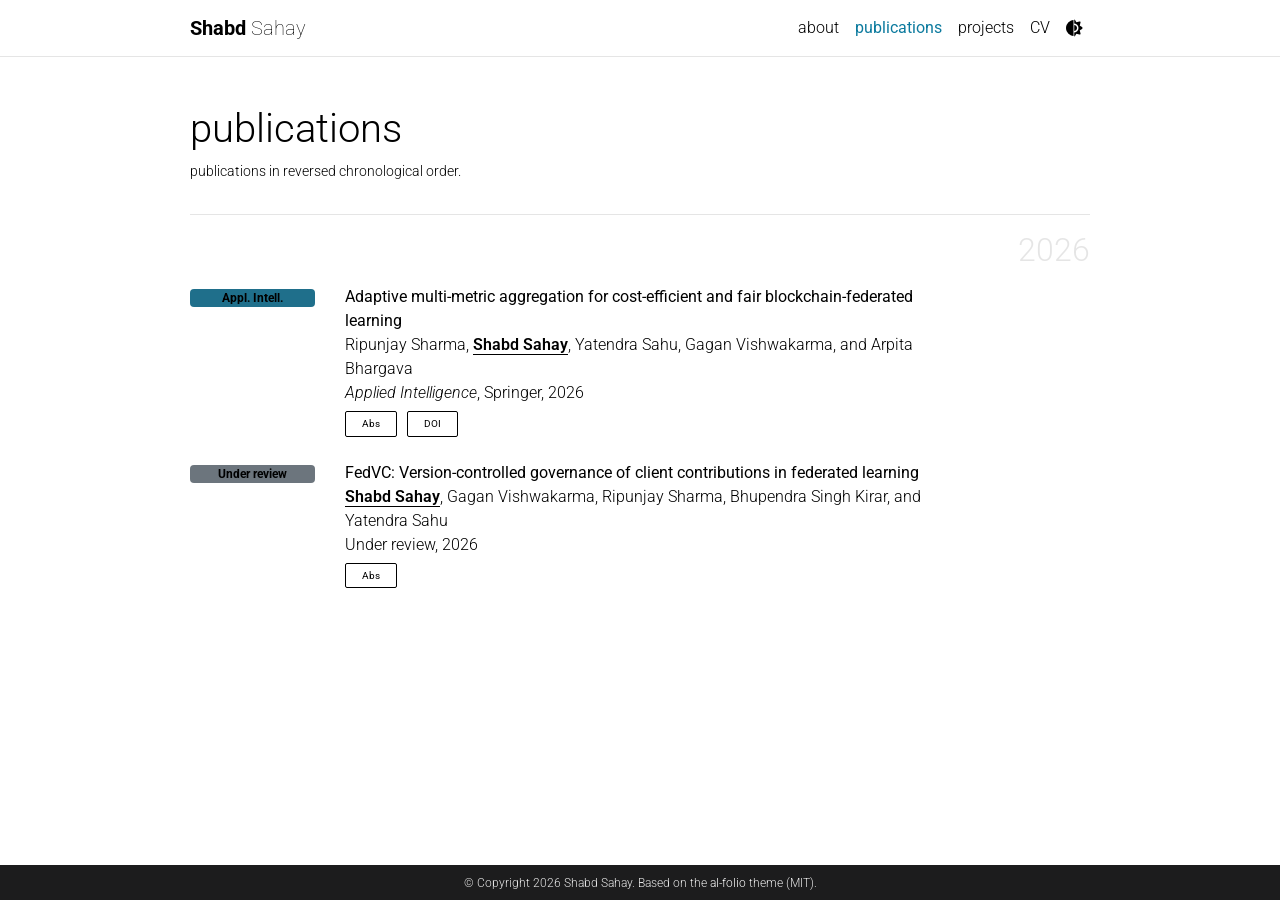
<file: publications.html>
<!DOCTYPE html>
<html lang="en">
<head>
<meta charset="utf-8">
<meta name="viewport" content="width=device-width, initial-scale=1, shrink-to-fit=no">
<title>publications | Shabd Sahay</title>
<meta name="author" content="Shabd Sahay">
<meta name="description" content="Shabd Sahay: machine learning researcher working on federated learning and robust aggregation. M.Tech AI, IIIT Bhopal.">
<meta name="keywords" content="federated learning, machine learning, byzantine-robust aggregation, IIIT Bhopal, Shabd Sahay">
<style>:root { --max-content-width: 930px; }</style>
<link rel="stylesheet" href="assets/css/tailwind.css">
<link rel="stylesheet" href="assets/css/fontawesome.css">
<link rel="stylesheet" href="https://fonts.googleapis.com/css?family=Roboto:300,400,500,700|Roboto+Slab:100,300,400,500,700&amp;display=swap">
<link rel="shortcut icon" href="data:image/svg+xml,%3Csvg%20xmlns=%22http://www.w3.org/2000/svg%22%20viewBox=%220%200%20100%20100%22%3E%3Ctext%20y=%22.9em%22%20font-size=%2290%22%3E%F0%9F%A7%A0%3C/text%3E%3C/svg%3E">
<link rel="stylesheet" href="assets/css/main.css">

<link rel="stylesheet" href="assets/css/custom.css">
<style id="highlight_theme_light"></style><style id="highlight_theme_dark" media="none"></style>
<script>
  // Storage can be blocked in sandboxed viewers; fall back to an in-memory store so the theme toggle still works.
  (function () {
    try { window.localStorage.getItem("theme"); }
    catch (e) {
      var mem = {};
      try { Object.defineProperty(window, "localStorage", { value: { getItem: function (k) { return k in mem ? mem[k] : null; }, setItem: function (k, v) { mem[k] = String(v); }, removeItem: function (k) { delete mem[k]; } } }); } catch (e2) {}
    }
  })();
</script>
<script src="assets/js/theme.js"></script>
<script>initTheme();</script>
</head>
<body class="fixed-top-nav ">
<header>
<nav id="navbar" class="navbar navbar-light navbar-expand-sm fixed-top" role="navigation">
<div class="container">
<a class="navbar-brand title font-weight-lighter" href="index.html"><span class="font-weight-bold">Shabd</span> Sahay</a>
<button class="navbar-toggler collapsed navbar-toggler-main" type="button" data-nav-toggle="navbarNav" aria-controls="navbarNav" aria-expanded="false" aria-label="Toggle navigation">
<span class="sr-only">Toggle navigation</span><span class="icon-bar top-bar"></span><span class="icon-bar middle-bar"></span><span class="icon-bar bottom-bar"></span>
</button>
<div class="collapse navbar-collapse navbar-collapse-main text-right" id="navbarNav">
<ul class="navbar-nav ml-auto navbar-menu-list flex-nowrap">
<li class="nav-item "><a class="nav-link" href="index.html">about</a></li><li class="nav-item active"><a class="nav-link" href="publications.html">publications <span class="sr-only">(current)</span></a></li><li class="nav-item "><a class="nav-link" href="projects.html">projects</a></li><li class="nav-item "><a class="nav-link" href="cv.html">CV</a></li>
<li class="toggle-container"><button id="light-toggle" type="button" title="Change theme" aria-label="Change color theme"><i class="fa-half-sun-moon" id="light-toggle-system"></i><i class="fa-solid fa-moon" id="light-toggle-dark"></i><i class="fa-solid fa-sun" id="light-toggle-light"></i></button></li>
</ul>
</div>
</div>
</nav>
<progress id="progress" value="0"><div class="progress-container"><span class="progress-bar"></span></div></progress>
</header>
<div class="container mt-5" role="main">
<div class="post">
<header class="post-header"><h1 class="post-title">publications</h1><p class="post-description">publications in reversed chronological order.</p></header>
<article><div class="publications">
<h2 class="bibliography">2026</h2>
<ol class="bibliography"><li><div class="row">
<div class="col col-sm-2 abbr"><abbr class="badge rounded w-100" style="background-color:#1f6f8b"><div>Appl. Intell.</div></abbr></div>
<div id="sahay2026adaptive" class="col-sm-8">
<div class="title">Adaptive multi-metric aggregation for cost-efficient and fair blockchain-federated learning</div>

<div class="author">Ripunjay Sharma, <em>Shabd Sahay</em>, Yatendra Sahu, Gagan Vishwakarma, and Arpita Bhargava</div>
<div class="periodical"><em>Applied Intelligence</em>, Springer, 2026</div>
<div class="links"><a class="abstract btn btn-sm z-depth-0" role="button">Abs</a> <a href="https://doi.org/10.1007/s10489-026-07561-y" class="btn btn-sm z-depth-0" role="button" rel="external nofollow noopener" target="_blank">DOI</a></div>
<div class="abstract hidden"><p>A blockchain-federated learning framework that jointly optimizes accuracy, F1-score and weight dampening on fraud-detection data. A two-stage aggregation pipeline combines Z-score filtering with Mahalanobis-distance outlier detection and weight damping, replicated across clients in a hybrid architecture. Under a stable heterogeneous client distribution it reaches an F1-score of 0.828 (±0.018) and an AUC of 0.952 (±0.009).</p></div>
</div>
</div></li><li><div class="row">
<div class="col col-sm-2 abbr"><abbr class="badge rounded w-100" style="background-color:#6c757d"><div>Under review</div></abbr></div>
<div id="sahay2026fedvc" class="col-sm-8">
<div class="title">FedVC: Version-controlled governance of client contributions in federated learning</div>

<div class="author"><em>Shabd Sahay</em>, Gagan Vishwakarma, Ripunjay Sharma, Bhupendra Singh Kirar, and Yatendra Sahu</div>
<div class="periodical">Under review, 2026</div>
<div class="links"><a class="abstract btn btn-sm z-depth-0" role="button">Abs</a> </div>
<div class="abstract hidden"><p>In federated learning the server never sees how a client produced its update, so dishonest clients can poison the shared model. FedVC is a governance layer that keeps an unmodified FedAvg server inside a Git-style repository: trusted aggregates are committed to a main branch, each suspected client gets a side branch, the best commit is restored at fixed intervals, and isolated clients receive a verdict at the end of every cycle. With 100 clients, 30 of them label-flippers, on MNIST, Fashion-MNIST and EMNIST-Balanced, poisoned clients held 0.144–0.227 of the aggregation weight under nine baselines and 0.009–0.022 under FedVC. FedVC kept them out of 83–89% of rounds, banned all of them on MNIST and Fashion-MNIST without banning an ordinary honest client, matched undefended FedAvg's final and worst-round MCC, and uploaded 18–24% less data.</p></div>
</div>
</div></li></ol>
</div></article>
</div>
</div>
<footer class="fixed-bottom" role="contentinfo">
<div class="container mt-0">© Copyright 2026 Shabd Sahay. Based on the <a href="https://github.com/alshedivat/al-folio" rel="external nofollow noopener" target="_blank">al-folio</a> theme (MIT).</div>
</footer>
<script>window.alFolio = { compatBootstrap: false };</script>
<script src="assets/js/nav-toggle.js"></script>
<script src="assets/js/no_defer.js"></script>
<script defer src="assets/js/common.js"></script>
<script defer src="assets/js/progress-bar.js"></script>
</body>
</html>
</file>
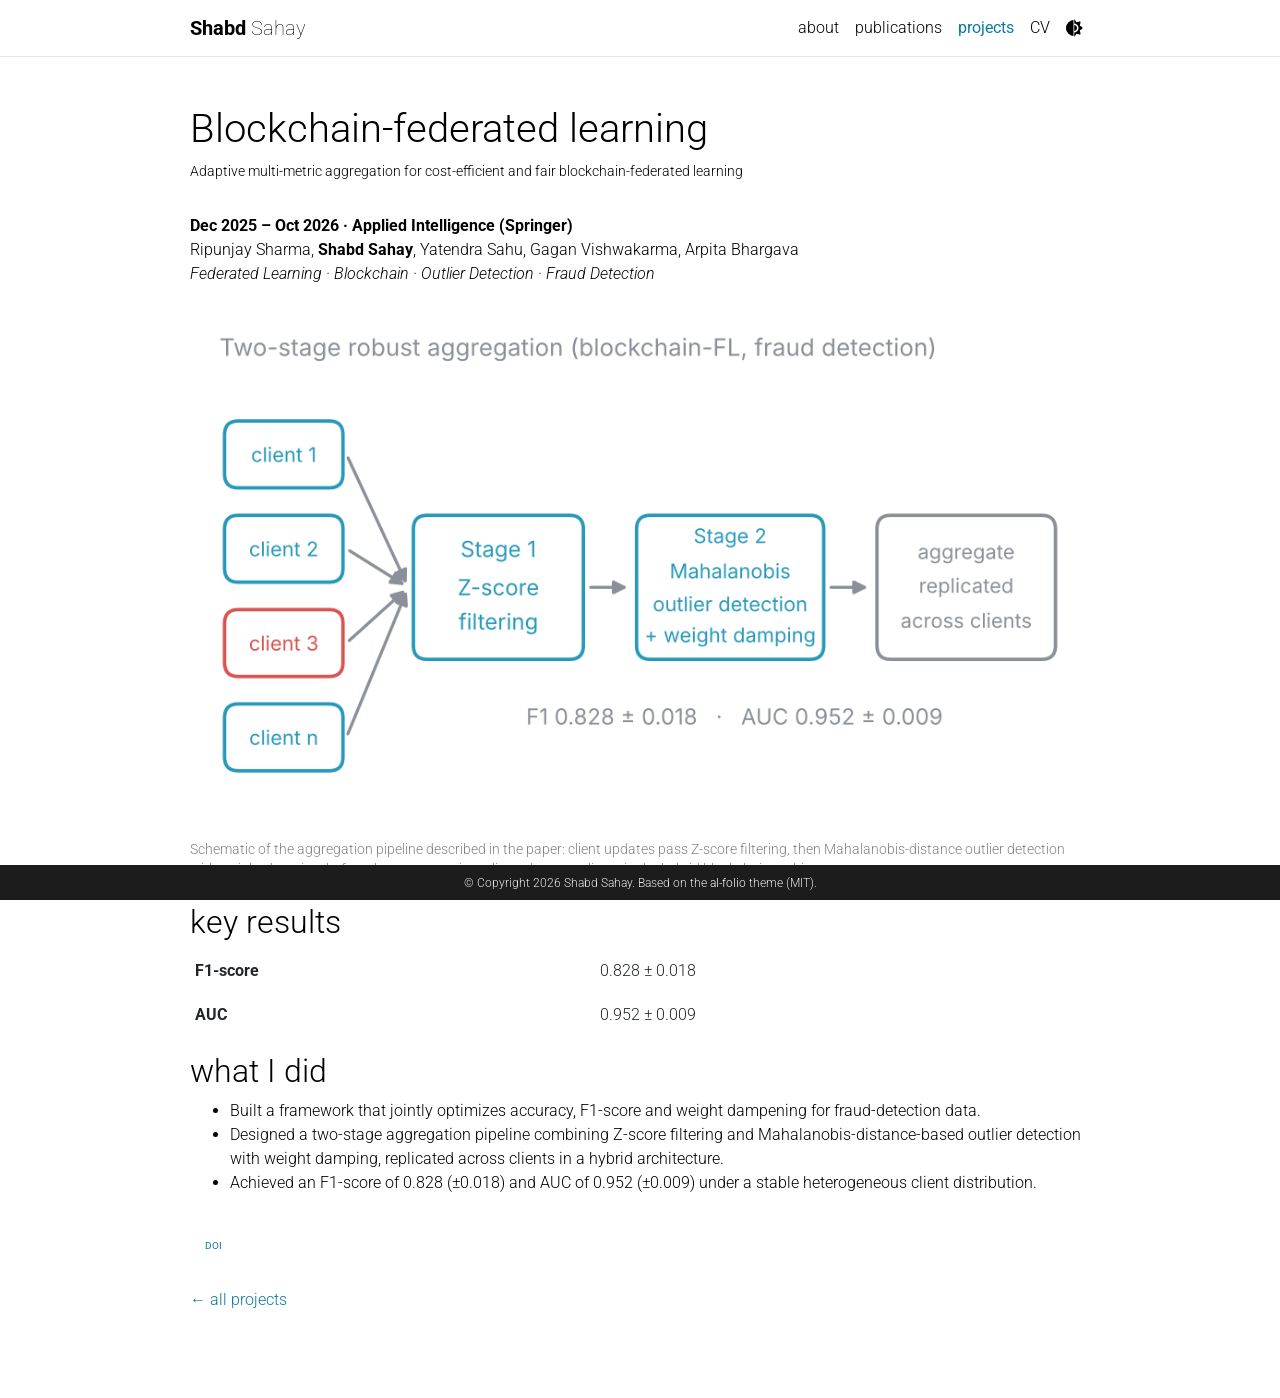
<file: projects/blockchain-fl.html>
<!DOCTYPE html>
<html lang="en">
<head>
<meta charset="utf-8">
<meta name="viewport" content="width=device-width, initial-scale=1, shrink-to-fit=no">
<title>Blockchain-federated learning | Shabd Sahay</title>
<meta name="author" content="Shabd Sahay">
<meta name="description" content="Adaptive multi-metric aggregation for cost-efficient and fair blockchain-federated learning">
<meta name="keywords" content="federated learning, machine learning, byzantine-robust aggregation, IIIT Bhopal, Shabd Sahay">
<style>:root { --max-content-width: 930px; }</style>
<link rel="stylesheet" href="../assets/css/tailwind.css">
<link rel="stylesheet" href="../assets/css/fontawesome.css">
<link rel="stylesheet" href="https://fonts.googleapis.com/css?family=Roboto:300,400,500,700|Roboto+Slab:100,300,400,500,700&amp;display=swap">
<link rel="shortcut icon" href="data:image/svg+xml,%3Csvg%20xmlns=%22http://www.w3.org/2000/svg%22%20viewBox=%220%200%20100%20100%22%3E%3Ctext%20y=%22.9em%22%20font-size=%2290%22%3E%F0%9F%A7%A0%3C/text%3E%3C/svg%3E">
<link rel="stylesheet" href="../assets/css/main.css">

<link rel="stylesheet" href="../assets/css/custom.css">
<style id="highlight_theme_light"></style><style id="highlight_theme_dark" media="none"></style>
<script>
  // Storage can be blocked in sandboxed viewers; fall back to an in-memory store so the theme toggle still works.
  (function () {
    try { window.localStorage.getItem("theme"); }
    catch (e) {
      var mem = {};
      try { Object.defineProperty(window, "localStorage", { value: { getItem: function (k) { return k in mem ? mem[k] : null; }, setItem: function (k, v) { mem[k] = String(v); }, removeItem: function (k) { delete mem[k]; } } }); } catch (e2) {}
    }
  })();
</script>
<script src="../assets/js/theme.js"></script>
<script>initTheme();</script>
</head>
<body class="fixed-top-nav ">
<header>
<nav id="navbar" class="navbar navbar-light navbar-expand-sm fixed-top" role="navigation">
<div class="container">
<a class="navbar-brand title font-weight-lighter" href="../index.html"><span class="font-weight-bold">Shabd</span> Sahay</a>
<button class="navbar-toggler collapsed navbar-toggler-main" type="button" data-nav-toggle="navbarNav" aria-controls="navbarNav" aria-expanded="false" aria-label="Toggle navigation">
<span class="sr-only">Toggle navigation</span><span class="icon-bar top-bar"></span><span class="icon-bar middle-bar"></span><span class="icon-bar bottom-bar"></span>
</button>
<div class="collapse navbar-collapse navbar-collapse-main text-right" id="navbarNav">
<ul class="navbar-nav ml-auto navbar-menu-list flex-nowrap">
<li class="nav-item "><a class="nav-link" href="../index.html">about</a></li><li class="nav-item "><a class="nav-link" href="../publications.html">publications</a></li><li class="nav-item active"><a class="nav-link" href="../projects.html">projects <span class="sr-only">(current)</span></a></li><li class="nav-item "><a class="nav-link" href="../cv.html">CV</a></li>
<li class="toggle-container"><button id="light-toggle" type="button" title="Change theme" aria-label="Change color theme"><i class="fa-half-sun-moon" id="light-toggle-system"></i><i class="fa-solid fa-moon" id="light-toggle-dark"></i><i class="fa-solid fa-sun" id="light-toggle-light"></i></button></li>
</ul>
</div>
</div>
</nav>
<progress id="progress" value="0"><div class="progress-container"><span class="progress-bar"></span></div></progress>
</header>
<div class="container mt-5" role="main">
<div class="post">
<header class="post-header"><h1 class="post-title">Blockchain-federated learning</h1><p class="post-description">Adaptive multi-metric aggregation for cost-efficient and fair blockchain-federated learning</p></header>
<article>
<p><strong>Dec 2025 – Oct 2026 · Applied Intelligence (Springer)</strong><br><span>Ripunjay Sharma, <strong>Shabd Sahay</strong>, Yatendra Sahu, Gagan Vishwakarma, Arpita Bhargava</span><br><em>Federated Learning · Blockchain · Outlier Detection · Fraud Detection</em></p>
<figure class="fig"><img src="../assets/img/blockchain_fl.png" class="" alt="Blockchain-federated learning figure"><figcaption>Schematic of the aggregation pipeline described in the paper: client updates pass Z-score filtering, then Mahalanobis-distance outlier detection with weight damping, before the aggregate is replicated across clients in the hybrid blockchain architecture.</figcaption></figure>
<h2>key results</h2>
<div class="table-responsive"><table class="table table-sm table-borderless"><tr><th scope="row" style="width: 45%">F1-score</th><td>0.828 ± 0.018</td></tr><tr><th scope="row" style="width: 45%">AUC</th><td>0.952 ± 0.009</td></tr></table></div>
<h2>what I did</h2>
<ul><li>Built a framework that jointly optimizes accuracy, F1-score and weight dampening for fraud-detection data.</li><li>Designed a two-stage aggregation pipeline combining Z-score filtering and Mahalanobis-distance-based outlier detection with weight damping, replicated across clients in a hybrid architecture.</li><li>Achieved an F1-score of 0.828 (±0.018) and AUC of 0.952 (±0.009) under a stable heterogeneous client distribution.</li></ul>
<div class="publications"><div class="links"><a href="https://doi.org/10.1007/s10489-026-07561-y" class="btn btn-sm z-depth-0" role="button" rel="external nofollow noopener" target="_blank">DOI</a></div></div>
<p class="mt-4"><a href="../projects.html">← all projects</a></p>
</article>
</div>
</div>
<footer class="fixed-bottom" role="contentinfo">
<div class="container mt-0">© Copyright 2026 Shabd Sahay. Based on the <a href="https://github.com/alshedivat/al-folio" rel="external nofollow noopener" target="_blank">al-folio</a> theme (MIT).</div>
</footer>
<script>window.alFolio = { compatBootstrap: false };</script>
<script src="../assets/js/nav-toggle.js"></script>
<script src="../assets/js/no_defer.js"></script>
<script defer src="../assets/js/common.js"></script>
<script defer src="../assets/js/progress-bar.js"></script>
</body>
</html>
</file>
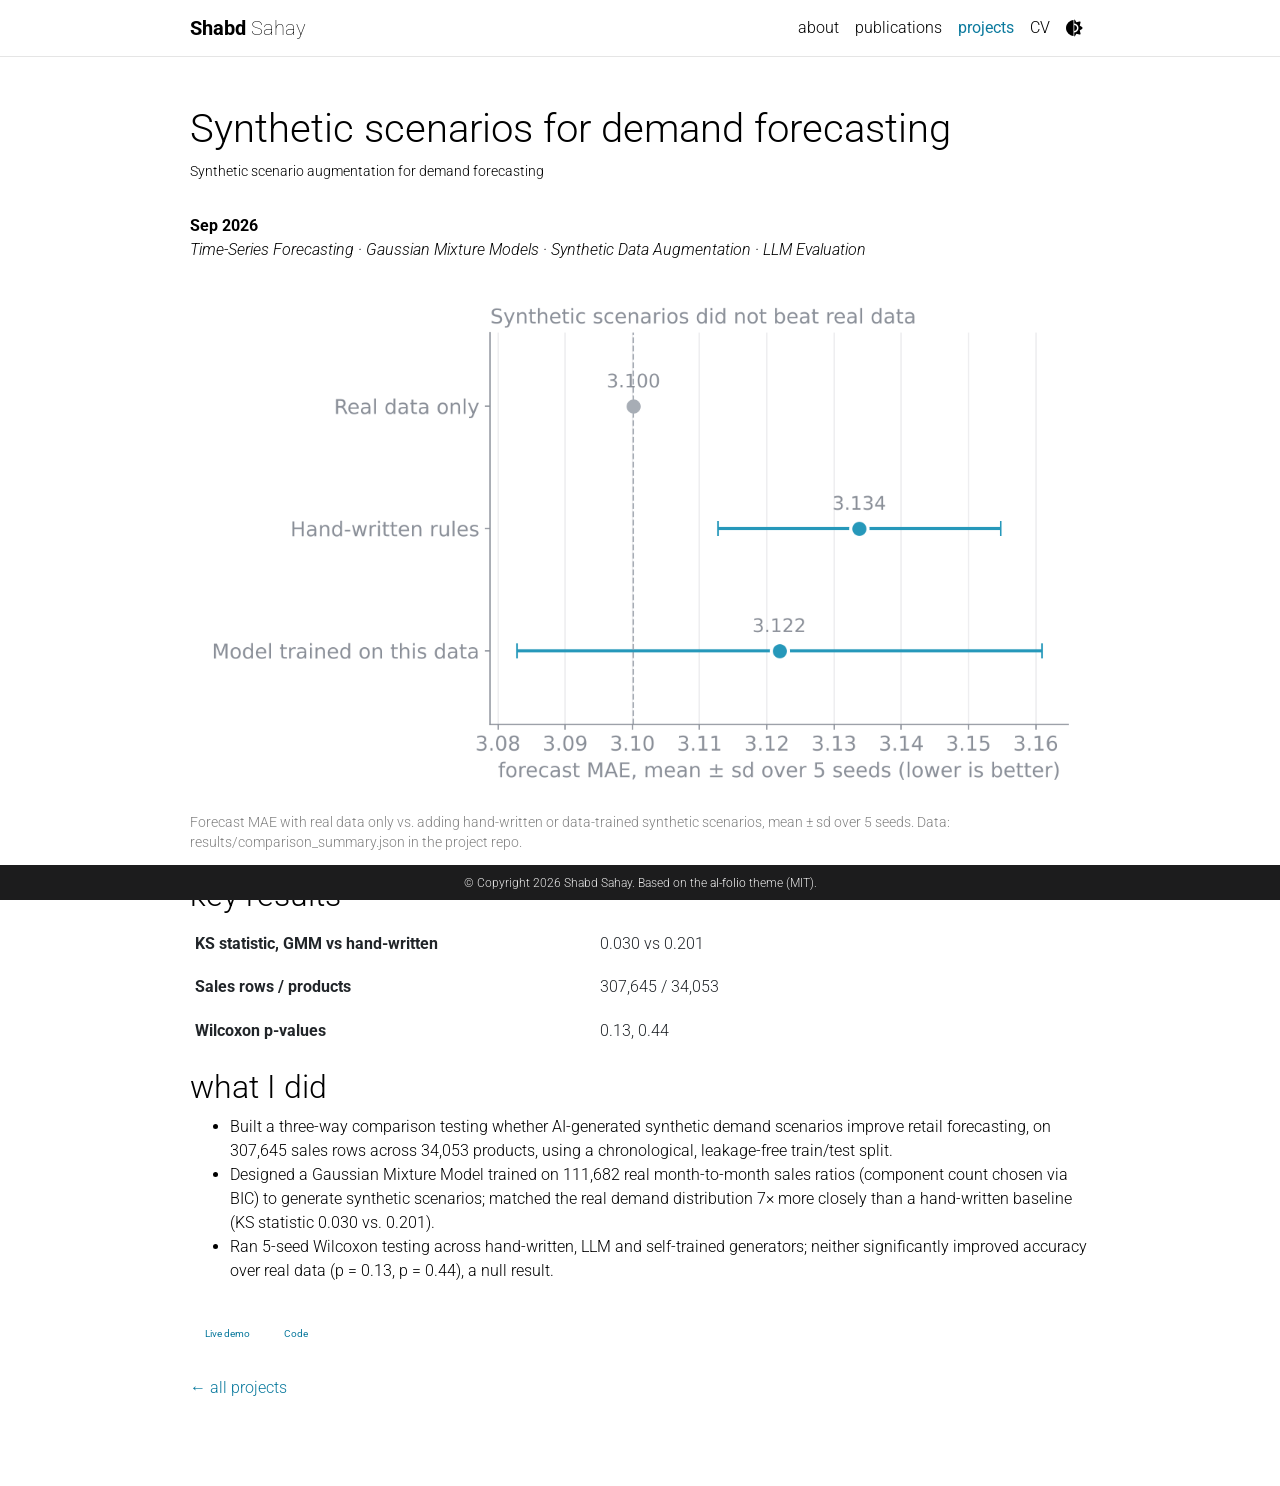
<file: projects/demand-forecasting.html>
<!DOCTYPE html>
<html lang="en">
<head>
<meta charset="utf-8">
<meta name="viewport" content="width=device-width, initial-scale=1, shrink-to-fit=no">
<title>Synthetic scenarios for demand forecasting | Shabd Sahay</title>
<meta name="author" content="Shabd Sahay">
<meta name="description" content="Synthetic scenario augmentation for demand forecasting">
<meta name="keywords" content="federated learning, machine learning, byzantine-robust aggregation, IIIT Bhopal, Shabd Sahay">
<style>:root { --max-content-width: 930px; }</style>
<link rel="stylesheet" href="../assets/css/tailwind.css">
<link rel="stylesheet" href="../assets/css/fontawesome.css">
<link rel="stylesheet" href="https://fonts.googleapis.com/css?family=Roboto:300,400,500,700|Roboto+Slab:100,300,400,500,700&amp;display=swap">
<link rel="shortcut icon" href="data:image/svg+xml,%3Csvg%20xmlns=%22http://www.w3.org/2000/svg%22%20viewBox=%220%200%20100%20100%22%3E%3Ctext%20y=%22.9em%22%20font-size=%2290%22%3E%F0%9F%A7%A0%3C/text%3E%3C/svg%3E">
<link rel="stylesheet" href="../assets/css/main.css">

<link rel="stylesheet" href="../assets/css/custom.css">
<style id="highlight_theme_light"></style><style id="highlight_theme_dark" media="none"></style>
<script>
  // Storage can be blocked in sandboxed viewers; fall back to an in-memory store so the theme toggle still works.
  (function () {
    try { window.localStorage.getItem("theme"); }
    catch (e) {
      var mem = {};
      try { Object.defineProperty(window, "localStorage", { value: { getItem: function (k) { return k in mem ? mem[k] : null; }, setItem: function (k, v) { mem[k] = String(v); }, removeItem: function (k) { delete mem[k]; } } }); } catch (e2) {}
    }
  })();
</script>
<script src="../assets/js/theme.js"></script>
<script>initTheme();</script>
</head>
<body class="fixed-top-nav ">
<header>
<nav id="navbar" class="navbar navbar-light navbar-expand-sm fixed-top" role="navigation">
<div class="container">
<a class="navbar-brand title font-weight-lighter" href="../index.html"><span class="font-weight-bold">Shabd</span> Sahay</a>
<button class="navbar-toggler collapsed navbar-toggler-main" type="button" data-nav-toggle="navbarNav" aria-controls="navbarNav" aria-expanded="false" aria-label="Toggle navigation">
<span class="sr-only">Toggle navigation</span><span class="icon-bar top-bar"></span><span class="icon-bar middle-bar"></span><span class="icon-bar bottom-bar"></span>
</button>
<div class="collapse navbar-collapse navbar-collapse-main text-right" id="navbarNav">
<ul class="navbar-nav ml-auto navbar-menu-list flex-nowrap">
<li class="nav-item "><a class="nav-link" href="../index.html">about</a></li><li class="nav-item "><a class="nav-link" href="../publications.html">publications</a></li><li class="nav-item active"><a class="nav-link" href="../projects.html">projects <span class="sr-only">(current)</span></a></li><li class="nav-item "><a class="nav-link" href="../cv.html">CV</a></li>
<li class="toggle-container"><button id="light-toggle" type="button" title="Change theme" aria-label="Change color theme"><i class="fa-half-sun-moon" id="light-toggle-system"></i><i class="fa-solid fa-moon" id="light-toggle-dark"></i><i class="fa-solid fa-sun" id="light-toggle-light"></i></button></li>
</ul>
</div>
</div>
</nav>
<progress id="progress" value="0"><div class="progress-container"><span class="progress-bar"></span></div></progress>
</header>
<div class="container mt-5" role="main">
<div class="post">
<header class="post-header"><h1 class="post-title">Synthetic scenarios for demand forecasting</h1><p class="post-description">Synthetic scenario augmentation for demand forecasting</p></header>
<article>
<p><strong>Sep 2026</strong><br><em>Time-Series Forecasting · Gaussian Mixture Models · Synthetic Data Augmentation · LLM Evaluation</em></p>
<figure class="fig"><img src="../assets/img/forecasting.png" class="" alt="Synthetic scenarios for demand forecasting figure"><figcaption>Forecast MAE with real data only vs. adding hand-written or data-trained synthetic scenarios, mean ± sd over 5 seeds. Data: results/comparison_summary.json in the project repo.</figcaption></figure>
<h2>key results</h2>
<div class="table-responsive"><table class="table table-sm table-borderless"><tr><th scope="row" style="width: 45%">KS statistic, GMM vs hand-written</th><td>0.030 vs 0.201</td></tr><tr><th scope="row" style="width: 45%">Sales rows / products</th><td>307,645 / 34,053</td></tr><tr><th scope="row" style="width: 45%">Wilcoxon p-values</th><td>0.13, 0.44</td></tr></table></div>
<h2>what I did</h2>
<ul><li>Built a three-way comparison testing whether AI-generated synthetic demand scenarios improve retail forecasting, on 307,645 sales rows across 34,053 products, using a chronological, leakage-free train/test split.</li><li>Designed a Gaussian Mixture Model trained on 111,682 real month-to-month sales ratios (component count chosen via BIC) to generate synthetic scenarios; matched the real demand distribution 7× more closely than a hand-written baseline (KS statistic 0.030 vs. 0.201).</li><li>Ran 5-seed Wilcoxon testing across hand-written, LLM and self-trained generators; neither significantly improved accuracy over real data (p = 0.13, p = 0.44), a null result.</li></ul>
<div class="publications"><div class="links"><a href="https://simulation-guide.streamlit.app" class="btn btn-sm z-depth-0" role="button" rel="external nofollow noopener" target="_blank">Live demo</a> <a href="https://github.com/shabd-sahay/Simulation-Guided_GUI_Interaction_for_Reliable_Autonomous_Computer_Use" class="btn btn-sm z-depth-0" role="button" rel="external nofollow noopener" target="_blank">Code</a></div></div>
<p class="mt-4"><a href="../projects.html">← all projects</a></p>
</article>
</div>
</div>
<footer class="fixed-bottom" role="contentinfo">
<div class="container mt-0">© Copyright 2026 Shabd Sahay. Based on the <a href="https://github.com/alshedivat/al-folio" rel="external nofollow noopener" target="_blank">al-folio</a> theme (MIT).</div>
</footer>
<script>window.alFolio = { compatBootstrap: false };</script>
<script src="../assets/js/nav-toggle.js"></script>
<script src="../assets/js/no_defer.js"></script>
<script defer src="../assets/js/common.js"></script>
<script defer src="../assets/js/progress-bar.js"></script>
</body>
</html>
</file>
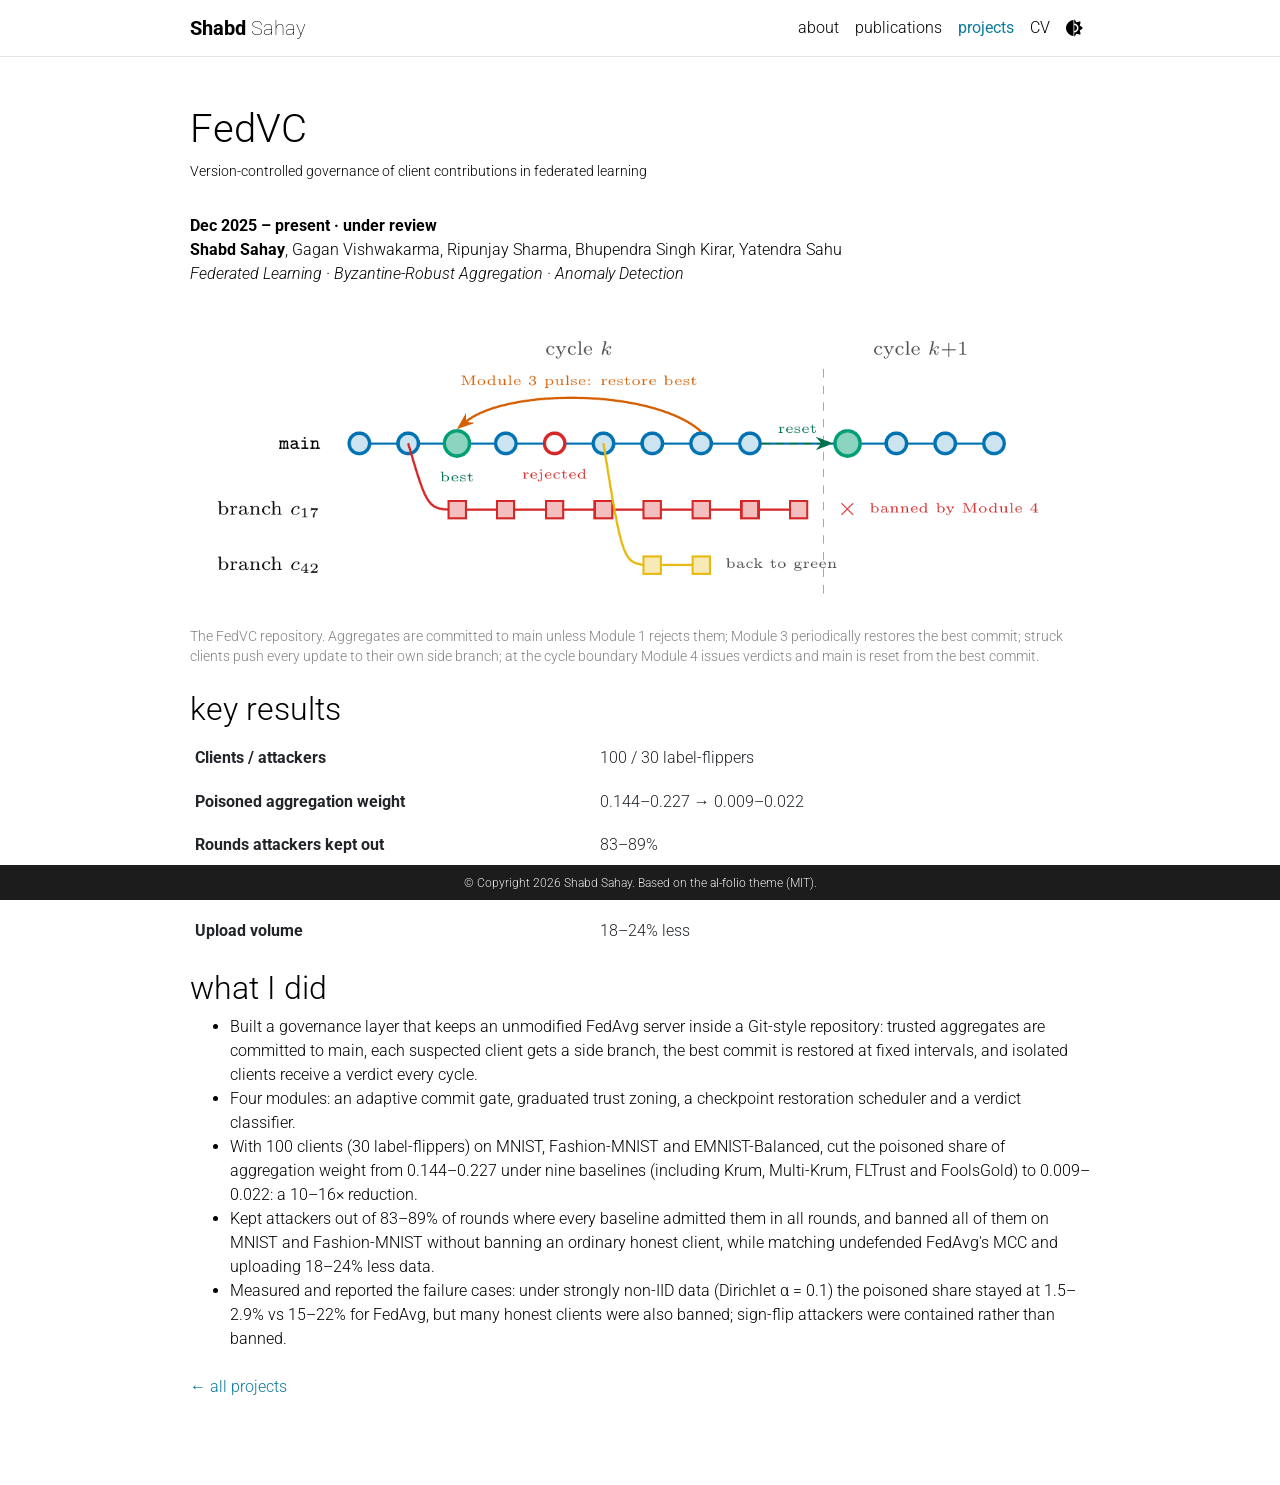
<file: projects/fedvc.html>
<!DOCTYPE html>
<html lang="en">
<head>
<meta charset="utf-8">
<meta name="viewport" content="width=device-width, initial-scale=1, shrink-to-fit=no">
<title>FedVC | Shabd Sahay</title>
<meta name="author" content="Shabd Sahay">
<meta name="description" content="Version-controlled governance of client contributions in federated learning">
<meta name="keywords" content="federated learning, machine learning, byzantine-robust aggregation, IIIT Bhopal, Shabd Sahay">
<style>:root { --max-content-width: 930px; }</style>
<link rel="stylesheet" href="../assets/css/tailwind.css">
<link rel="stylesheet" href="../assets/css/fontawesome.css">
<link rel="stylesheet" href="https://fonts.googleapis.com/css?family=Roboto:300,400,500,700|Roboto+Slab:100,300,400,500,700&amp;display=swap">
<link rel="shortcut icon" href="data:image/svg+xml,%3Csvg%20xmlns=%22http://www.w3.org/2000/svg%22%20viewBox=%220%200%20100%20100%22%3E%3Ctext%20y=%22.9em%22%20font-size=%2290%22%3E%F0%9F%A7%A0%3C/text%3E%3C/svg%3E">
<link rel="stylesheet" href="../assets/css/main.css">

<link rel="stylesheet" href="../assets/css/custom.css">
<style id="highlight_theme_light"></style><style id="highlight_theme_dark" media="none"></style>
<script>
  // Storage can be blocked in sandboxed viewers; fall back to an in-memory store so the theme toggle still works.
  (function () {
    try { window.localStorage.getItem("theme"); }
    catch (e) {
      var mem = {};
      try { Object.defineProperty(window, "localStorage", { value: { getItem: function (k) { return k in mem ? mem[k] : null; }, setItem: function (k, v) { mem[k] = String(v); }, removeItem: function (k) { delete mem[k]; } } }); } catch (e2) {}
    }
  })();
</script>
<script src="../assets/js/theme.js"></script>
<script>initTheme();</script>
</head>
<body class="fixed-top-nav ">
<header>
<nav id="navbar" class="navbar navbar-light navbar-expand-sm fixed-top" role="navigation">
<div class="container">
<a class="navbar-brand title font-weight-lighter" href="../index.html"><span class="font-weight-bold">Shabd</span> Sahay</a>
<button class="navbar-toggler collapsed navbar-toggler-main" type="button" data-nav-toggle="navbarNav" aria-controls="navbarNav" aria-expanded="false" aria-label="Toggle navigation">
<span class="sr-only">Toggle navigation</span><span class="icon-bar top-bar"></span><span class="icon-bar middle-bar"></span><span class="icon-bar bottom-bar"></span>
</button>
<div class="collapse navbar-collapse navbar-collapse-main text-right" id="navbarNav">
<ul class="navbar-nav ml-auto navbar-menu-list flex-nowrap">
<li class="nav-item "><a class="nav-link" href="../index.html">about</a></li><li class="nav-item "><a class="nav-link" href="../publications.html">publications</a></li><li class="nav-item active"><a class="nav-link" href="../projects.html">projects <span class="sr-only">(current)</span></a></li><li class="nav-item "><a class="nav-link" href="../cv.html">CV</a></li>
<li class="toggle-container"><button id="light-toggle" type="button" title="Change theme" aria-label="Change color theme"><i class="fa-half-sun-moon" id="light-toggle-system"></i><i class="fa-solid fa-moon" id="light-toggle-dark"></i><i class="fa-solid fa-sun" id="light-toggle-light"></i></button></li>
</ul>
</div>
</div>
</nav>
<progress id="progress" value="0"><div class="progress-container"><span class="progress-bar"></span></div></progress>
</header>
<div class="container mt-5" role="main">
<div class="post">
<header class="post-header"><h1 class="post-title">FedVC</h1><p class="post-description">Version-controlled governance of client contributions in federated learning</p></header>
<article>
<p><strong>Dec 2025 – present · under review</strong><br><span><strong>Shabd Sahay</strong>, Gagan Vishwakarma, Ripunjay Sharma, Bhupendra Singh Kirar, Yatendra Sahu</span><br><em>Federated Learning · Byzantine-Robust Aggregation · Anomaly Detection</em></p>
<figure class="fig"><img src="../assets/img/fedvc_repository.png" class="paper" alt="FedVC figure"><figcaption>The FedVC repository. Aggregates are committed to main unless Module 1 rejects them; Module 3 periodically restores the best commit; struck clients push every update to their own side branch; at the cycle boundary Module 4 issues verdicts and main is reset from the best commit.</figcaption></figure>
<h2>key results</h2>
<div class="table-responsive"><table class="table table-sm table-borderless"><tr><th scope="row" style="width: 45%">Clients / attackers</th><td>100 / 30 label-flippers</td></tr><tr><th scope="row" style="width: 45%">Poisoned aggregation weight</th><td>0.144–0.227 → 0.009–0.022</td></tr><tr><th scope="row" style="width: 45%">Rounds attackers kept out</th><td>83–89%</td></tr><tr><th scope="row" style="width: 45%">Attackers banned (MNIST, F-MNIST)</th><td>all, 0 ordinary honest clients</td></tr><tr><th scope="row" style="width: 45%">Upload volume</th><td>18–24% less</td></tr></table></div>
<h2>what I did</h2>
<ul><li>Built a governance layer that keeps an unmodified FedAvg server inside a Git-style repository: trusted aggregates are committed to main, each suspected client gets a side branch, the best commit is restored at fixed intervals, and isolated clients receive a verdict every cycle.</li><li>Four modules: an adaptive commit gate, graduated trust zoning, a checkpoint restoration scheduler and a verdict classifier.</li><li>With 100 clients (30 label-flippers) on MNIST, Fashion-MNIST and EMNIST-Balanced, cut the poisoned share of aggregation weight from 0.144–0.227 under nine baselines (including Krum, Multi-Krum, FLTrust and FoolsGold) to 0.009–0.022: a 10–16× reduction.</li><li>Kept attackers out of 83–89% of rounds where every baseline admitted them in all rounds, and banned all of them on MNIST and Fashion-MNIST without banning an ordinary honest client, while matching undefended FedAvg's MCC and uploading 18–24% less data.</li><li>Measured and reported the failure cases: under strongly non-IID data (Dirichlet α = 0.1) the poisoned share stayed at 1.5–2.9% vs 15–22% for FedAvg, but many honest clients were also banned; sign-flip attackers were contained rather than banned.</li></ul>

<p class="mt-4"><a href="../projects.html">← all projects</a></p>
</article>
</div>
</div>
<footer class="fixed-bottom" role="contentinfo">
<div class="container mt-0">© Copyright 2026 Shabd Sahay. Based on the <a href="https://github.com/alshedivat/al-folio" rel="external nofollow noopener" target="_blank">al-folio</a> theme (MIT).</div>
</footer>
<script>window.alFolio = { compatBootstrap: false };</script>
<script src="../assets/js/nav-toggle.js"></script>
<script src="../assets/js/no_defer.js"></script>
<script defer src="../assets/js/common.js"></script>
<script defer src="../assets/js/progress-bar.js"></script>
</body>
</html>
</file>
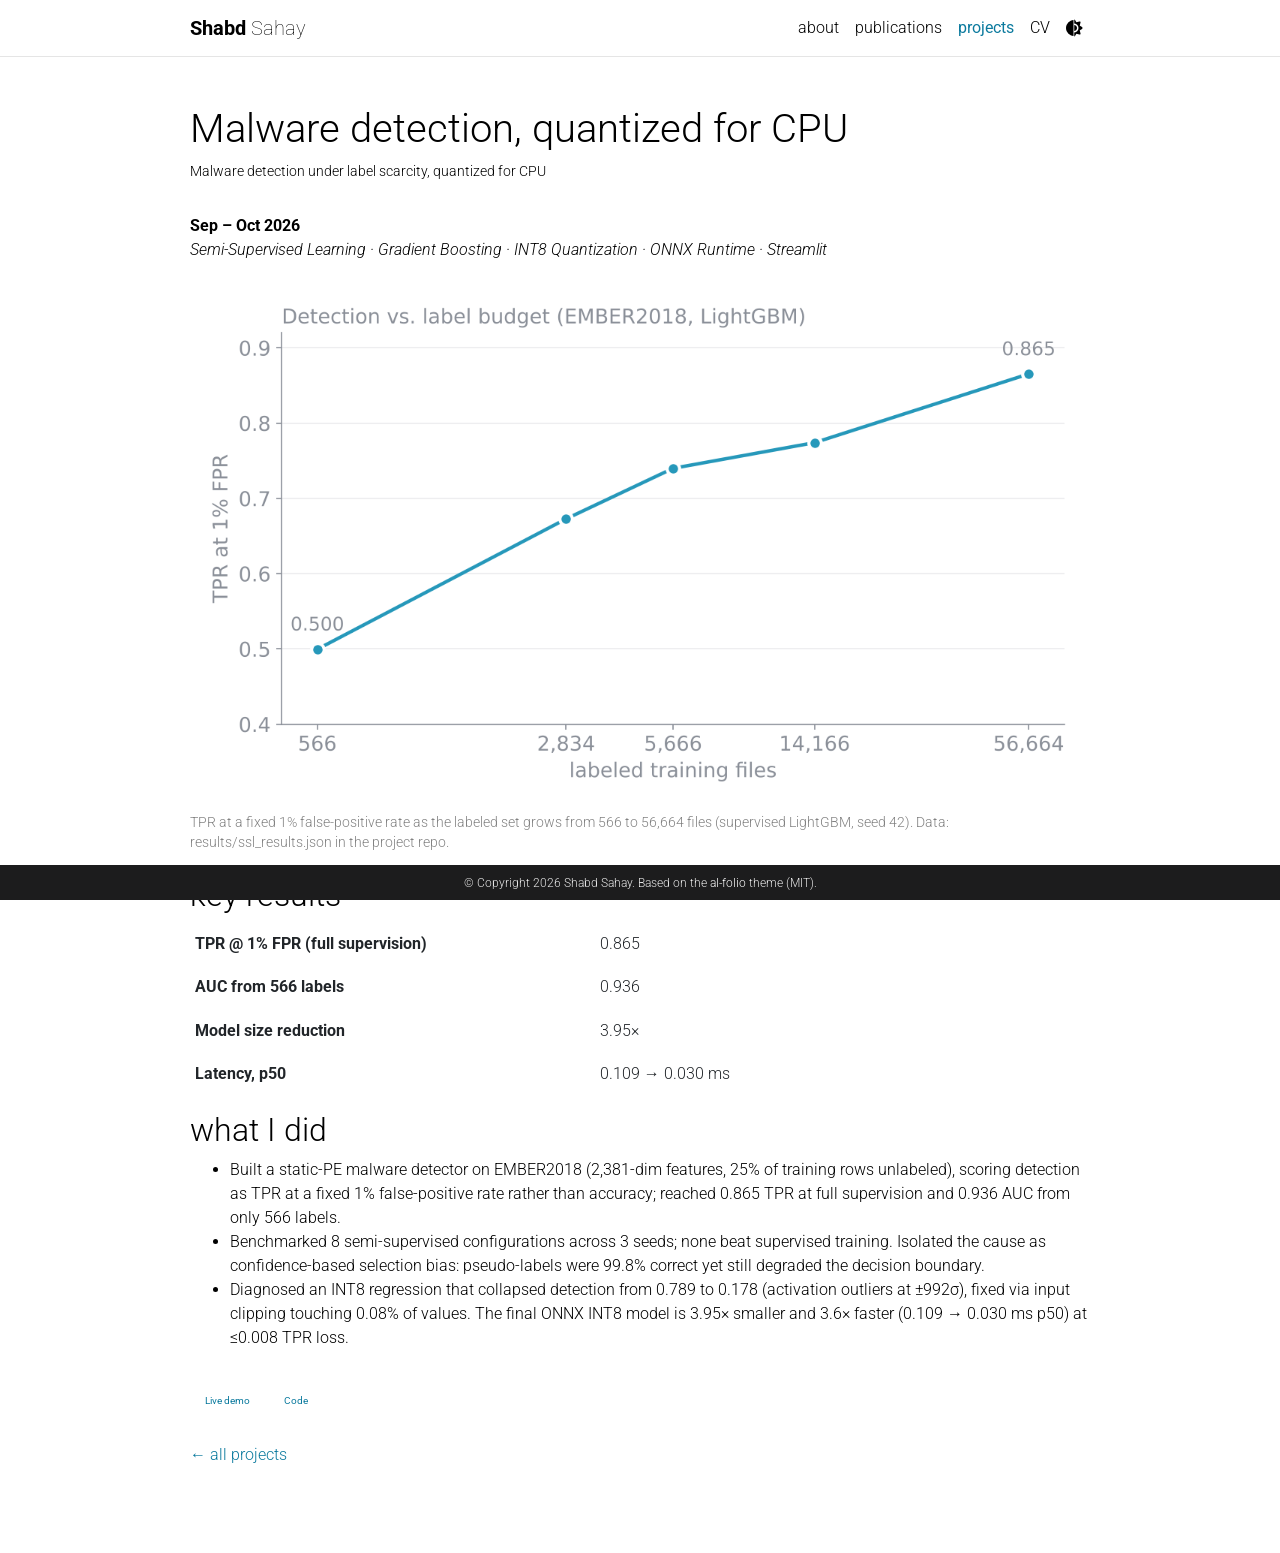
<file: projects/malware-quantization.html>
<!DOCTYPE html>
<html lang="en">
<head>
<meta charset="utf-8">
<meta name="viewport" content="width=device-width, initial-scale=1, shrink-to-fit=no">
<title>Malware detection, quantized for CPU | Shabd Sahay</title>
<meta name="author" content="Shabd Sahay">
<meta name="description" content="Malware detection under label scarcity, quantized for CPU">
<meta name="keywords" content="federated learning, machine learning, byzantine-robust aggregation, IIIT Bhopal, Shabd Sahay">
<style>:root { --max-content-width: 930px; }</style>
<link rel="stylesheet" href="../assets/css/tailwind.css">
<link rel="stylesheet" href="../assets/css/fontawesome.css">
<link rel="stylesheet" href="https://fonts.googleapis.com/css?family=Roboto:300,400,500,700|Roboto+Slab:100,300,400,500,700&amp;display=swap">
<link rel="shortcut icon" href="data:image/svg+xml,%3Csvg%20xmlns=%22http://www.w3.org/2000/svg%22%20viewBox=%220%200%20100%20100%22%3E%3Ctext%20y=%22.9em%22%20font-size=%2290%22%3E%F0%9F%A7%A0%3C/text%3E%3C/svg%3E">
<link rel="stylesheet" href="../assets/css/main.css">

<link rel="stylesheet" href="../assets/css/custom.css">
<style id="highlight_theme_light"></style><style id="highlight_theme_dark" media="none"></style>
<script>
  // Storage can be blocked in sandboxed viewers; fall back to an in-memory store so the theme toggle still works.
  (function () {
    try { window.localStorage.getItem("theme"); }
    catch (e) {
      var mem = {};
      try { Object.defineProperty(window, "localStorage", { value: { getItem: function (k) { return k in mem ? mem[k] : null; }, setItem: function (k, v) { mem[k] = String(v); }, removeItem: function (k) { delete mem[k]; } } }); } catch (e2) {}
    }
  })();
</script>
<script src="../assets/js/theme.js"></script>
<script>initTheme();</script>
</head>
<body class="fixed-top-nav ">
<header>
<nav id="navbar" class="navbar navbar-light navbar-expand-sm fixed-top" role="navigation">
<div class="container">
<a class="navbar-brand title font-weight-lighter" href="../index.html"><span class="font-weight-bold">Shabd</span> Sahay</a>
<button class="navbar-toggler collapsed navbar-toggler-main" type="button" data-nav-toggle="navbarNav" aria-controls="navbarNav" aria-expanded="false" aria-label="Toggle navigation">
<span class="sr-only">Toggle navigation</span><span class="icon-bar top-bar"></span><span class="icon-bar middle-bar"></span><span class="icon-bar bottom-bar"></span>
</button>
<div class="collapse navbar-collapse navbar-collapse-main text-right" id="navbarNav">
<ul class="navbar-nav ml-auto navbar-menu-list flex-nowrap">
<li class="nav-item "><a class="nav-link" href="../index.html">about</a></li><li class="nav-item "><a class="nav-link" href="../publications.html">publications</a></li><li class="nav-item active"><a class="nav-link" href="../projects.html">projects <span class="sr-only">(current)</span></a></li><li class="nav-item "><a class="nav-link" href="../cv.html">CV</a></li>
<li class="toggle-container"><button id="light-toggle" type="button" title="Change theme" aria-label="Change color theme"><i class="fa-half-sun-moon" id="light-toggle-system"></i><i class="fa-solid fa-moon" id="light-toggle-dark"></i><i class="fa-solid fa-sun" id="light-toggle-light"></i></button></li>
</ul>
</div>
</div>
</nav>
<progress id="progress" value="0"><div class="progress-container"><span class="progress-bar"></span></div></progress>
</header>
<div class="container mt-5" role="main">
<div class="post">
<header class="post-header"><h1 class="post-title">Malware detection, quantized for CPU</h1><p class="post-description">Malware detection under label scarcity, quantized for CPU</p></header>
<article>
<p><strong>Sep – Oct 2026</strong><br><em>Semi-Supervised Learning · Gradient Boosting · INT8 Quantization · ONNX Runtime · Streamlit</em></p>
<figure class="fig"><img src="../assets/img/malware.png" class="" alt="Malware detection, quantized for CPU figure"><figcaption>TPR at a fixed 1% false-positive rate as the labeled set grows from 566 to 56,664 files (supervised LightGBM, seed 42). Data: results/ssl_results.json in the project repo.</figcaption></figure>
<h2>key results</h2>
<div class="table-responsive"><table class="table table-sm table-borderless"><tr><th scope="row" style="width: 45%">TPR @ 1% FPR (full supervision)</th><td>0.865</td></tr><tr><th scope="row" style="width: 45%">AUC from 566 labels</th><td>0.936</td></tr><tr><th scope="row" style="width: 45%">Model size reduction</th><td>3.95×</td></tr><tr><th scope="row" style="width: 45%">Latency, p50</th><td>0.109 → 0.030 ms</td></tr></table></div>
<h2>what I did</h2>
<ul><li>Built a static-PE malware detector on EMBER2018 (2,381-dim features, 25% of training rows unlabeled), scoring detection as TPR at a fixed 1% false-positive rate rather than accuracy; reached 0.865 TPR at full supervision and 0.936 AUC from only 566 labels.</li><li>Benchmarked 8 semi-supervised configurations across 3 seeds; none beat supervised training. Isolated the cause as confidence-based selection bias: pseudo-labels were 99.8% correct yet still degraded the decision boundary.</li><li>Diagnosed an INT8 regression that collapsed detection from 0.789 to 0.178 (activation outliers at ±992σ), fixed via input clipping touching 0.08% of values. The final ONNX INT8 model is 3.95× smaller and 3.6× faster (0.109 → 0.030 ms p50) at ≤0.008 TPR loss.</li></ul>
<div class="publications"><div class="links"><a href="https://ember-quantization.streamlit.app" class="btn btn-sm z-depth-0" role="button" rel="external nofollow noopener" target="_blank">Live demo</a> <a href="https://github.com/shabd-sahay/Quantization" class="btn btn-sm z-depth-0" role="button" rel="external nofollow noopener" target="_blank">Code</a></div></div>
<p class="mt-4"><a href="../projects.html">← all projects</a></p>
</article>
</div>
</div>
<footer class="fixed-bottom" role="contentinfo">
<div class="container mt-0">© Copyright 2026 Shabd Sahay. Based on the <a href="https://github.com/alshedivat/al-folio" rel="external nofollow noopener" target="_blank">al-folio</a> theme (MIT).</div>
</footer>
<script>window.alFolio = { compatBootstrap: false };</script>
<script src="../assets/js/nav-toggle.js"></script>
<script src="../assets/js/no_defer.js"></script>
<script defer src="../assets/js/common.js"></script>
<script defer src="../assets/js/progress-bar.js"></script>
</body>
</html>
</file>
<file: assets/css/main.css>
﻿:root{color-scheme:light;--global-bg-color: #ffffff;--global-code-bg-color: rgba(181, 9, 172, 0.05);--global-text-color: #000000;--global-text-color-light: #828282;--global-theme-color: #b509ac;--global-hover-color: #b509ac;--global-hover-text-color: #ffffff;--global-footer-bg-color: #1c1c1d;--global-footer-text-color: #e8e8e8;--global-footer-link-color: #ffffff;--global-distill-app-color: #828282;--global-divider-color: rgba(0, 0, 0, 0.1);--global-card-bg-color: #ffffff;--global-highlight-color: #b71c1c;--global-back-to-top-bg-color: rgba( 0, 0, 0, 0.4 );--global-back-to-top-text-color: #ffffff;--global-newsletter-bg-color: #ffffff;--global-newsletter-text-color: #000000;--global-tip-block: #42b983;--global-tip-block-bg: #e2f5ec;--global-tip-block-text: #215d42;--global-tip-block-title: #359469;--global-warning-block: #e7c000;--global-warning-block-bg: #fff8d8;--global-warning-block-text: #6b5900;--global-warning-block-title: #b29400;--global-danger-block: #c00;--global-danger-block-bg: #ffe0e0;--global-danger-block-text: #600;--global-danger-block-title: #c00}:root #light-toggle-system{display:inline-block}:root #light-toggle-dark{display:none}:root #light-toggle-light{display:none}:root .only-light{display:block}:root .only-dark{display:none}html[data-theme=dark]{color-scheme:dark;--global-bg-color: #1c1c1d;--global-code-bg-color: #2c3237;--global-text-color: #e8e8e8;--global-text-color-light: #828282;--global-theme-color: #2698ba;--global-hover-color: #2698ba;--global-hover-text-color: #ffffff;--global-footer-bg-color: #e8e8e8;--global-footer-text-color: #1c1c1d;--global-footer-link-color: #000000;--global-distill-app-color: #e8e8e8;--global-divider-color: #424246;--global-card-bg-color: #212529;--global-back-to-top-bg-color: rgba( 255, 255, 255, 0.5 );--global-back-to-top-text-color: #000000;--global-newsletter-bg-color: #e8e8e8;--global-newsletter-text-color: #1c1c1d;--global-tip-block: #42b983;--global-tip-block-bg: #215d42;--global-tip-block-text: #beffe2;--global-tip-block-title: #e2f5ec;--global-warning-block: #e7c000;--global-warning-block-bg: #6b5900;--global-warning-block-text: #fff2af;--global-warning-block-title: #fff8d8;--global-danger-block: #c00;--global-danger-block-bg: #600;--global-danger-block-text: #ffb9b9;--global-danger-block-title: #ffe0e0}html[data-theme=dark] .only-light{display:none}html[data-theme=dark] .only-dark{display:block}html[data-theme-setting=dark] #light-toggle-system{display:none}html[data-theme-setting=dark] #light-toggle-dark{display:inline-block}html[data-theme-setting=dark] #light-toggle-light{display:none}html[data-theme-setting=light] #light-toggle-system{display:none}html[data-theme-setting=light] #light-toggle-dark{display:none}html[data-theme-setting=light] #light-toggle-light{display:inline-block}.fa-half-sun-moon{position:relative;display:inline-block;--fa-font: var(--fa-font-solid);speak:none;font-style:normal;font-variant:normal;text-rendering:auto;-webkit-font-smoothing:antialiased;-moz-osx-font-smoothing:grayscale;width:1em;height:1em}.fa-half-sun-moon::before,.fa-half-sun-moon::after{content:"";position:absolute;inset:0;top:-0.5px;bottom:-0.5px;text-align:center;line-height:1em;clip-path:polygon(0 0, 100% 0, 100% 100%, 0 100%);font:var(--fa-font)}.fa-half-sun-moon::before{content:"";color:var(--global-text-color);clip-path:polygon(0 0, calc(50% - 0.5px) 0, calc(50% - 0.5px) 100%, 0 100%)}.fa-half-sun-moon::after{content:"";color:var(--global-text-color);clip-path:polygon(calc(50% + 0.5px) 0, 100% 0, 100% 100%, calc(50% + 0.5px) 100%);right:-1.5px;transform:translateX(-1px)}#light-toggle:hover .fa-half-sun-moon::before{color:var(--global-theme-color)}#light-toggle:hover .fa-half-sun-moon::after{color:var(--global-theme-color)}body{padding-bottom:70px;color:var(--global-text-color);background-color:var(--global-bg-color)}body h1,body h2,body h3,body h4,body h5,body h6{scroll-margin-top:66px}body.fixed-top-nav{padding-top:57px}.container{max-width:930px}.profile img{width:100%}p,h1,h2,h3,h4,h5,h6,em,div,li,span,strong{color:var(--global-text-color)}hr{border-top:1px solid var(--global-divider-color)}table:not(.table) td,table:not(.table) th{font-size:1rem;padding:.45rem 1rem .45rem 0;border-top:1px solid var(--global-divider-color)}table:not(.table) th{font-weight:600}a,table.table a{color:var(--global-theme-color)}a:hover,table.table a:hover{color:var(--global-theme-color);text-decoration:underline}a:hover:after :not(.nav-item.dropdown),table.table a:hover:after :not(.nav-item.dropdown){width:100%}.table-dark{background-color:rgba(0,0,0,0)}blockquote{background:var(--global-bg-color);border-left:5px solid var(--global-theme-color);margin:1.5em 0;padding:1em;font-size:1.2rem}blockquote p{margin-bottom:0}blockquote.block-tip{border-color:var(--global-tip-block);background-color:var(--global-tip-block-bg)}blockquote.block-tip em,blockquote.block-tip li,blockquote.block-tip p,blockquote.block-tip strong{color:var(--global-tip-block-text)}blockquote.block-tip a,blockquote.block-tip h1,blockquote.block-tip h2,blockquote.block-tip h3,blockquote.block-tip h4,blockquote.block-tip h5,blockquote.block-tip h6{color:var(--global-tip-block-title)}blockquote.block-warning{border-color:var(--global-warning-block);background-color:var(--global-warning-block-bg)}blockquote.block-warning em,blockquote.block-warning li,blockquote.block-warning p,blockquote.block-warning strong{color:var(--global-warning-block-text)}blockquote.block-warning a,blockquote.block-warning h1,blockquote.block-warning h2,blockquote.block-warning h3,blockquote.block-warning h4,blockquote.block-warning h5,blockquote.block-warning h6{color:var(--global-warning-block-title)}blockquote.block-danger{border-color:var(--global-danger-block);background-color:var(--global-danger-block-bg)}blockquote.block-danger em,blockquote.block-danger li,blockquote.block-danger p,blockquote.block-danger strong{color:var(--global-danger-block-text)}blockquote.block-danger a,blockquote.block-danger h1,blockquote.block-danger h2,blockquote.block-danger h3,blockquote.block-danger h4,blockquote.block-danger h5,blockquote.block-danger h6{color:var(--global-danger-block-title)}.navbar{box-shadow:none;border-bottom:1px solid var(--global-divider-color);background-color:var(--global-bg-color);opacity:.95}.navbar .navbar-collapse-main{justify-content:flex-end;text-align:right}.navbar .navbar-menu-list{margin-left:auto}@media(max-width: 575.98px){.navbar .navbar-toggler-main{margin-left:auto}.navbar .navbar-collapse-main{text-align:left}.navbar .navbar-menu-list{margin-left:0;align-items:flex-start;width:100%}.navbar .navbar-menu-list>.nav-item.dropdown{width:100%}.navbar .dropdown-menu{position:static;width:100%;min-width:100%;margin-top:0;text-align:left;box-shadow:none}.navbar .dropdown-item{white-space:normal;text-align:left}}.navbar .dropdown-menu{background-color:var(--global-bg-color);border:1px solid var(--global-divider-color)}.navbar .dropdown-menu a:not(.active){color:var(--global-text-color)}.navbar .dropdown-menu a:hover{color:var(--global-hover-color)}.navbar .dropdown-menu .dropdown-divider{border-top:1px solid var(--global-divider-color) !important}.dropdown-item{color:var(--global-text-color)}.dropdown-item:hover{color:var(--global-hover-color);background-color:var(--global-bg-color)}.dropdown-item.active,.dropdown-item:active{background-color:var(--global-hover-color);color:var(--global-hover-text-color) !important}.dropdown-item.active:hover,.dropdown-item:active:hover{color:var(--global-hover-text-color)}.navbar.navbar-light a:hover{text-decoration:none}.navbar.navbar-light .navbar-brand{color:var(--global-text-color)}.navbar.navbar-light .navbar-nav .nav-item .nav-link{color:var(--global-text-color)}.navbar.navbar-light .navbar-nav .nav-item .nav-link:hover{color:var(--global-hover-color)}.navbar.navbar-light .navbar-nav .nav-item.active>.nav-link{background-color:inherit;font-weight:bolder;color:var(--global-theme-color)}.navbar.navbar-light .navbar-nav .nav-item.active>.nav-link:hover{color:var(--global-hover-color)}.navbar.navbar-light .navbar-brand.social{padding-bottom:0;padding-top:0;font-size:1.7rem}.navbar.navbar-light .navbar-brand.social a img{width:1.7rem;height:1.7rem;margin-bottom:.5rem}.navbar.navbar-light .navbar-brand.social a svg{width:1.7rem;height:1.7rem;margin-bottom:.5rem}.navbar.navbar-light .navbar-brand.social a svg image{width:1.7rem;height:1.7rem}.navbar.navbar-light .navbar-brand.social a i::before{color:var(--global-text-color);transition-property:all .2s ease-in-out}.navbar.navbar-light .navbar-brand.social a:hover i::before{color:var(--global-theme-color)}.navbar-toggler .icon-bar{display:block;width:22px;height:2px;background-color:var(--global-text-color);border-radius:1px;margin-bottom:4px;transition:all .2s}.navbar-toggler .top-bar{transform:rotate(45deg);transform-origin:10% 10%}.navbar-toggler .middle-bar{opacity:0}.navbar-toggler .bottom-bar{transform:rotate(-45deg);transform-origin:10% 90%}.navbar-toggler.collapsed .top-bar{transform:rotate(0)}.navbar-toggler.collapsed .middle-bar{opacity:1}.navbar-toggler.collapsed .bottom-bar{transform:rotate(0)}#light-toggle{padding:0;border:0;background-color:inherit;color:var(--global-text-color);cursor:pointer;width:2rem;height:2rem;display:inline-flex;align-items:center;justify-content:center}#light-toggle:hover{color:var(--global-hover-color)}@media(min-width: 576px){#light-toggle{transform:translateY(4px)}}#search-toggle{padding:0;border:0;background-color:inherit;color:var(--global-text-color);cursor:pointer}#search-toggle:hover{color:var(--global-hover-color)}footer.fixed-bottom{background-color:var(--global-footer-bg-color);font-size:.75rem}footer.fixed-bottom .container{color:var(--global-footer-text-color);padding-top:9px;padding-bottom:8px;text-align:center}footer.fixed-bottom a{color:var(--global-footer-link-color)}footer.fixed-bottom a:hover{color:var(--global-theme-color);text-decoration:none}.header-bar{border-bottom:1px solid var(--global-divider-color);text-align:center;padding-top:2rem;padding-bottom:3rem}.header-bar h1{color:var(--global-theme-color);font-size:5rem}.tag-category-list{border-bottom:1px solid var(--global-divider-color);text-align:center;padding-top:1rem}.tag-category-list ul{justify-content:center;display:flow-root}.tag-category-list ul p,.tag-category-list ul li{list-style:none;display:inline-block;padding:1rem .5rem;color:var(--global-text-color-light)}.post-list{margin:0;margin-bottom:40px;padding:0}.post-list li{border-bottom:1px solid var(--global-divider-color);list-style:none;padding-top:2rem;padding-bottom:2rem}.post-list li .post-meta{color:var(--global-text-color-light);font-size:.875rem;margin-bottom:0}.post-list li .post-tags{color:var(--global-text-color-light);font-size:.875rem;padding-top:.25rem;padding-bottom:0}.post-list li a{color:var(--global-text-color);text-decoration:none}.post-list li a:hover{color:var(--global-theme-color)}.af-pagination,.pagination{display:flex;justify-content:center;padding-left:0;margin-top:1.25rem;margin-bottom:1.5rem;list-style:none}.af-page-link{position:relative;display:block;margin-left:-1px;line-height:1.25;color:var(--global-text-color);background-color:var(--global-bg-color);border:1px solid var(--global-divider-color);padding:.75rem 1.15rem}.af-page-link:hover{color:#000;text-decoration:none;background-color:color-mix(in srgb, var(--global-theme-color) 10%, transparent)}.af-page-item:first-child .af-page-link{margin-left:0;border-top-left-radius:.3rem;border-bottom-left-radius:.3rem}.af-page-item:last-child .af-page-link{border-top-right-radius:.3rem;border-bottom-right-radius:.3rem}.af-page-item.active .af-page-link{color:#fff;background-color:var(--global-theme-color);border-color:var(--global-theme-color)}.af-page-item.active .af-page-link:hover{background-color:var(--global-theme-color)}.af-page-item.disabled .af-page-link{color:var(--global-text-color-light);pointer-events:none;background-color:var(--global-bg-color)}.post .post-meta{color:var(--global-text-color-light);font-size:.875rem;margin-bottom:0}.post .post-tags{color:var(--global-text-color-light);font-size:.875rem;padding-top:.25rem;padding-bottom:1rem}.post .post-tags a{color:var(--global-text-color-light);text-decoration:none}.post .post-tags a:hover{color:var(--global-theme-color)}.featured-posts a{color:var(--global-text-color-light);text-decoration:none}.featured-posts a .card-text{overflow:hidden;text-overflow:ellipsis;white-space:nowrap}.featured-posts a:hover{color:var(--global-theme-color)}.featured-posts a:hover .card-title{color:var(--global-theme-color)}.featured-posts .post-meta{color:var(--global-text-color-light);font-size:.875rem;margin-bottom:0;padding-top:.5rem}.post-description{margin-bottom:2rem;font-size:.875rem}.post-description a{color:inherit}.post-description a:hover{color:var(--global-theme-color);text-decoration:none}.publications{margin-top:2rem}.publications h1{color:var(--global-theme-color);font-size:2rem;text-align:center;margin-top:1em;margin-bottom:1em}.publications h2{margin-bottom:1rem}.publications h2 span{font-size:1.5rem}.publications h2.bibliography{color:var(--global-divider-color);border-top:1px solid var(--global-divider-color);padding-top:1rem;margin-top:2rem;text-align:right}.publications ol.bibliography{list-style:none;padding:0;margin-top:0}.publications ol.bibliography li{margin-bottom:1rem}.publications ol.bibliography li .preview{display:inline-block}.publications ol.bibliography li video.preview{max-width:100%;height:auto}.publications ol.bibliography li .abbr{margin-bottom:.5rem}.publications ol.bibliography li .abbr abbr{display:inline-block;background-color:var(--global-theme-color);margin-bottom:.5rem;color:var(--global-card-bg-color) !important}.publications ol.bibliography li .abbr abbr a{color:#fff}.publications ol.bibliography li .abbr abbr a:hover{text-decoration:none}.publications ol.bibliography li .abbr .award{color:var(--global-theme-color) !important;border:1px solid var(--global-theme-color)}.publications ol.bibliography li .title{font-weight:bolder}.publications ol.bibliography li .author a{border-bottom:1px dashed var(--global-theme-color)}.publications ol.bibliography li .author a:hover{border-bottom-style:solid;text-decoration:none}.publications ol.bibliography li .author>em{border-bottom:1px solid;font-style:normal}.publications ol.bibliography li .author>span.more-authors{color:var(--global-text-color-light);border-bottom:1px dashed var(--global-text-color-light);cursor:pointer}.publications ol.bibliography li .author>span.more-authors:hover{color:var(--global-text-color);border-bottom:1px dashed var(--global-text-color)}.publications ol.bibliography li .links a.btn{color:var(--global-text-color);border:1px solid var(--global-text-color);padding-left:1rem;padding-right:1rem;padding-top:.25rem;padding-bottom:.25rem;margin-left:0}.publications ol.bibliography li .links a.btn:hover{color:var(--global-theme-color);border-color:var(--global-theme-color)}.publications ol.bibliography li .links a.award.btn{border-color:var(--global-highlight-color)}.publications ol.bibliography li .badges{padding-bottom:.5rem}.publications ol.bibliography li .badges span{display:inline-block;color:#000;height:100%;padding-right:.5rem;vertical-align:middle}.publications ol.bibliography li .badges span:hover{text-decoration:underline}.publications ol.bibliography li .hidden{font-size:.875rem;max-height:0px;overflow:hidden;text-align:justify;transition-property:.15s ease;-moz-transition:.15s ease;-ms-transition:.15s ease;-o-transition:.15s ease;transition:all .15s ease}.publications ol.bibliography li .hidden p{line-height:1.4em;margin:10px}.publications ol.bibliography li .hidden pre{font-size:1em;line-height:1.4em;padding:10px}.publications ol.bibliography li .hidden.open{max-height:100em;transition-property:.15s ease;-moz-transition:.15s ease;-ms-transition:.15s ease;-o-transition:.15s ease;transition:all .15s ease}.publications ol.bibliography li div.abstract.hidden{border:dashed 1px var(--global-bg-color)}.publications ol.bibliography li div.abstract.hidden.open{border-color:var(--global-text-color)}.publications ol.bibliography div.award.hidden{border:dashed 1px var(--global-bg-color)}.publications ol.bibliography div.award.hidden.open{border-color:var(--global-highlight-color)}.citation,.citation-number{color:var(--global-theme-color)}ul.task-list{list-style-type:none}ul.task-list>li ul{padding-inline-start:1.5rem}ul.task-list input[type=checkbox]{margin:.275rem .5rem .5rem -1rem;vertical-align:middle}.equation{margin-bottom:1rem;text-align:center}.caption{font-size:.875rem;margin-top:.75rem;margin-bottom:1.5rem;text-align:center}.card{background-color:var(--global-card-bg-color)}.card .card-img{width:100%;padding-top:1.25rem}.card .card-title{color:var(--global-text-color)}.card .card-body{padding:1.25rem 1.25rem 1.25rem 1.25rem}.hoverable{transition:transform .22s ease,box-shadow .22s ease}.hoverable:hover{transform:translateY(-4px);box-shadow:0 10px 22px rgba(0,0,0,.12),0 4px 10px rgba(0,0,0,.1)}@media(prefers-reduced-motion: reduce){.hoverable{transition:none}.hoverable:hover{transform:none}}.profile{width:100%}.profile .more-info{margin-bottom:5px;margin-top:5px;font-family:monospace}.profile .more-info p{display:inline-block;margin:0}.profile.float-right{margin-left:1rem}.profile.float-left{margin-right:1rem}@media(min-width: 576px){.profile{width:30%}.profile .address p{display:block}}.cv{margin-bottom:40px}.cv .card{background-color:var(--global-card-bg-color);border:1px solid var(--global-divider-color)}.cv .card .list-group-item{background-color:inherit;border-color:var(--global-divider-color)}.cv .card .list-group-item .badge{color:var(--global-card-bg-color) !important;background-color:var(--global-theme-color) !important}.date-column{width:75px;transform:translateX(-15px) translateY(-5px)}.projects a{text-decoration:none}.projects a:hover .card-title{color:var(--global-theme-color)}.projects .card img{width:100%}.projects .col{padding-bottom:1rem}.projects .grid-item{width:250px;margin-bottom:10px}.projects h2.category{color:var(--global-divider-color);border-bottom:1px solid var(--global-divider-color);padding-top:.5rem;margin-top:2rem;margin-bottom:1rem;text-align:right}@media(min-width: 768px){.repo{max-width:50%}}.social{text-align:center}.social .contact-icons{font-size:4rem}.social .contact-icons a img{width:3.2rem;height:3.2rem;margin-bottom:1rem}.social .contact-icons a svg{width:3.5rem;height:4rem;margin-bottom:.5rem}.social .contact-icons a svg image{width:3.5rem;height:3.5rem}.social .contact-icons a i::before{color:var(--global-text-color);transition-property:all .2s ease-in-out}.social .contact-icons a:hover{text-decoration:none}.social .contact-icons a:hover i::before{color:var(--global-theme-color)}.social .contact-note{font-size:.8rem}.distill a:hover{border-bottom-color:var(--global-theme-color);text-decoration:none}figure.highlight{margin:0 0 1rem;overflow-x:auto;-webkit-overflow-scrolling:touch}figure.highlight pre{white-space:pre;word-wrap:normal;overflow-x:auto;-webkit-overflow-scrolling:touch}pre{color:var(--global-theme-color);background-color:var(--global-code-bg-color);border-radius:6px;padding:6px 12px;overflow-x:auto;-webkit-overflow-scrolling:touch;white-space:pre;word-wrap:normal}pre pre,pre code{background-color:rgba(0,0,0,0);border-radius:0;margin-bottom:0;padding:0;white-space:inherit}code{color:var(--global-theme-color);background-color:var(--global-code-bg-color);border-radius:3px;padding:3px 3px;white-space:normal;word-wrap:break-word}:not(pre)>code{font-size:.82em;font-weight:400;padding:2px 4px}progress{position:fixed;left:0;top:56px;z-index:10;width:100%;height:1px;-webkit-appearance:none;-moz-appearance:none;appearance:none;border:none;background-color:rgba(0,0,0,0);color:var(--global-theme-color)}progress::-webkit-progress-bar{background-color:rgba(0,0,0,0)}progress::-webkit-progress-value{background-color:var(--global-theme-color)}progress::-moz-progress-bar{background-color:var(--global-theme-color)}.progress-container{width:100%;background-color:rgba(0,0,0,0);position:fixed;top:56px;left:0;height:5px;display:block}.progress-bar{background-color:var(--global-theme-color);width:0%;display:block;height:inherit}html.transition,html.transition body{transition-property:color,background-color,border-color,fill,stroke,box-shadow !important;transition-duration:240ms !important;transition-timing-function:ease !important;transition-delay:0s !important}html.transition *,html.transition *:before,html.transition *:after{transition-property:background-color,border-color,box-shadow !important;transition-duration:240ms !important;transition-timing-function:ease !important;transition-delay:0s !important}.code-display-wrapper{position:relative}.code-display-wrapper .copy{background:var(--global-card-bg-color);border-color:var(--global-bg-color);border-radius:.3rem;border-style:none;color:var(--global-text-color);font-size:medium;opacity:0;position:absolute;right:.2rem;top:.2rem}.code-display-wrapper:active .copy,.code-display-wrapper:focus .copy,.code-display-wrapper:hover .copy{color:var(--global-hover-color);opacity:1}.af-table-shell{margin:1.1rem 0 1.4rem}.af-table-toolbar{display:flex;flex-wrap:wrap;align-items:center;justify-content:space-between;gap:.7rem;margin-bottom:.6rem}.af-table-search{min-width:min(300px,100%);max-width:100%;border:1px solid var(--global-divider-color);border-radius:.4rem;background-color:var(--global-bg-color);color:var(--global-text-color);font-size:.94rem;line-height:1.4;padding:.42rem .72rem}.af-table-search:focus-visible{outline:2px solid color-mix(in srgb, var(--global-theme-color) 35%, transparent);outline-offset:1px}.af-table-pagination{display:inline-flex;align-items:center;gap:.35rem}.af-table-page-info{color:var(--global-text-color);font-size:.85rem;font-weight:500;margin-right:.3rem}.af-table-pagination button{border:1px solid var(--global-divider-color);background-color:rgba(0,0,0,0);border-radius:.35rem;color:var(--global-text-color);cursor:pointer;font-size:.85rem;font-weight:500;line-height:1;min-width:2rem;padding:.38rem .56rem;transition:background-color .2s ease,color .2s ease,border-color .2s ease}.af-table-pagination button:hover:not(:disabled){background-color:var(--global-theme-color);border-color:var(--global-theme-color);color:var(--global-hover-text-color)}.af-table-pagination button:disabled{cursor:default;opacity:.45}table[data-toggle=table].af-table-enhanced{margin-bottom:0}table[data-toggle=table].af-table-enhanced thead th{background-color:color-mix(in srgb, var(--global-theme-color) 12%, transparent);border-bottom:1px solid var(--global-divider-color);color:var(--global-text-color);font-weight:600;letter-spacing:.01em}table[data-toggle=table].af-table-enhanced th.af-sortable{cursor:pointer;user-select:none}table[data-toggle=table].af-table-enhanced th.af-sortable:hover{color:var(--global-hover-color)}table[data-toggle=table].af-table-enhanced tbody tr.af-row-selected{background-color:color-mix(in srgb, var(--global-theme-color) 12%, transparent)}#toc-sidebar{z-index:1;top:5rem}#toc-sidebar.toc>.toc-list{overflow:visible;padding-left:.8rem}#toc-sidebar .toc-list{list-style:none;margin:0;padding-left:.8rem}#toc-sidebar .toc-list .toc-list{margin-top:.12rem;margin-left:0}#toc-sidebar .toc-link{color:var(--global-text-color);display:block;position:relative;font-size:.8rem;line-height:1.4;margin:0;padding:.14rem .25rem .14rem .4rem;transition:color .2s ease,font-weight .2s ease;transform:none}#toc-sidebar .toc-link::before{background-color:color-mix(in srgb, var(--global-divider-color) 80%, transparent) !important}#toc-sidebar .toc-link:hover{color:var(--global-hover-color);text-decoration:none;transform:none}#toc-sidebar .toc-link:hover::before{background-color:var(--global-hover-color) !important}#toc-sidebar .toc-link.is-active-link{color:var(--global-theme-color);font-weight:600;transform:none}#toc-sidebar .toc-link.is-active-link::before{background-color:var(--global-theme-color) !important}#toc-sidebar .toc-link.is-active-link:hover{color:var(--global-hover-color)}#toc-sidebar .toc-link.is-active-link:hover::before{background-color:var(--global-hover-color) !important}@media(max-width: 576px){#toc-sidebar{visibility:hidden;height:0;top:0}pre{font-size:.875rem;padding:8px 10px;margin:.5rem 0}figure.highlight{margin:.5rem 0}figure.highlight pre{font-size:.875rem;padding:8px 10px}:not(pre)>code{font-size:.875rem;padding:2px 4px}}@media(max-width: 400px){pre{font-size:.8rem;padding:6px 8px}figure.highlight pre{font-size:.8rem;padding:6px 8px}:not(pre)>code{font-size:.8rem;padding:1px 3px}}@media(min-width: 577px)and (max-width: 768px){pre{font-size:.9rem;padding:8px 12px}figure.highlight pre{font-size:.9rem;padding:8px 12px}}.newsletter-form-container{margin-bottom:20px}.newsletter-form{display:flex;flex-direction:row;align-items:center;width:100%}.newsletter-form-input,.bibsearch-form-input{color:var(--global-newsletter-text-color);background:var(--global-newsletter-bg-color);border:1px solid var(--global-newsletter-text-color);outline:none;margin:0px 10px 0px 0px;width:100%;max-width:350px;min-width:100px;box-sizing:border-box;box-shadow:rgba(0,0,0,.05) 0px 1px 2px;border-radius:6px;padding:8px 12px}.newsletter-form-input:focus{border-color:var(--global-theme-color) !important}.newsletter-form-button{background:var(--global-theme-color);color:var(--global-bg-color);display:flex;width:min-content;max-width:200px;white-space:nowrap;height:38px;align-items:center;flex-direction:row;padding:9px 17px;box-shadow:rgba(0,0,0,.05) 0px 1px 2px;border-radius:6px;text-align:center;font-style:normal;font-weight:500;line-height:20px;border:none;cursor:pointer}.newsletter-loading-button{background:var(--global-theme-color);color:var(--global-bg-color);display:none;width:min-content;max-width:300px;white-space:nowrap;height:38px;align-items:center;flex-direction:row;padding:9px 17px;box-shadow:rgba(0,0,0,.05) 0px 1px 2px;border-radius:6px;text-align:center;font-style:normal;font-weight:500;line-height:20px;border:none;cursor:pointer;margin-right:20px}.newsletter-success{color:var(--global-text-color);display:none;align-items:center;width:100%}.newsletter-error{color:var(--global-theme-color);display:none;align-items:center;width:100%}.newsletter-back-button{color:var(--global-theme-color);margin:10px auto;text-align:center;display:none;background:rgba(0,0,0,0);border:none;cursor:pointer}@media(max-width: 575px){.newsletter-form-input,.newsletter-form-button,.newsletter-loading-button,.newsletter-success,.newsletter-error{font-size:16px !important}.newsletter-form-container{margin-right:20px;margin-left:20px}}.af-popover{position:absolute;z-index:1070;max-width:276px;padding:.5rem .75rem;background-color:var(--global-bg-color);border:1px solid var(--global-divider-color);border-radius:.375rem;color:var(--global-text-color);font-size:.875rem;line-height:1.5;white-space:pre-line;word-wrap:break-word;box-shadow:0 .25rem .5rem rgba(0,0,0,.15);pointer-events:none}.af-tooltip{position:absolute;z-index:1080;padding:.25rem .5rem;background-color:rgba(0,0,0,.85);border-radius:.25rem;color:#fff;font-size:.8125rem;max-width:200px;word-wrap:break-word;pointer-events:none}.popover{background-color:var(--global-bg-color);border-color:var(--global-divider-color)}::highlight(search){background-color:var(--global-theme-color);color:var(--global-text-color)}.unloaded{display:none !important}.medium-zoom-overlay,.medium-zoom-image--opened{z-index:999}.echarts{height:400px;width:100%}.map{height:400px;width:100%}swiper-container{--swiper-navigation-color: var(--global-theme-color);--swiper-pagination-color: var(--global-theme-color);--swiper-pagination-bullet-inactive-color: var(--global-text-color)}ninja-keys{--ninja-accent-color: var(--global-theme-color);--ninja-icon-size: 0px;--ninja-modal-background: var(--global-bg-color);--ninja-z-index: 1031}ninja-keys::part(ninja-input){color:var(--ninja-selected-text-color)}ninja-keys::part(ninja-input-wrapper){background:var(--global-bg-color)}figure.cover{display:inline-block;text-align:center;margin:.5rem}figure.cover img{vertical-align:bottom}figure.cover figcaption.finished{font-family:monospace;color:#23212d;text-transform:uppercase;background-color:#62c462}figure.cover figcaption.reading{font-family:monospace;color:#23212d;text-transform:uppercase;background-color:#f89406}figure.cover a.cover-link:hover{color:#23212d !important}.calendar-toggle-btn{align-items:center;background-color:rgba(0,0,0,0);border:1px solid var(--global-theme-color);border-radius:999px;color:var(--global-theme-color);cursor:pointer;display:inline-flex;font-size:.92rem;font-weight:600;gap:.25rem;padding:.45rem .95rem;transition:background-color .2s ease,color .2s ease,box-shadow .2s ease,transform .16s ease}.calendar-toggle-btn:focus-visible{outline:2px solid color-mix(in srgb, var(--global-theme-color) 45%, transparent);outline-offset:2px}.calendar-toggle-btn:hover{background-color:color-mix(in srgb, var(--global-theme-color) 14%, transparent);box-shadow:0 6px 16px rgba(0,0,0,.09);color:var(--global-theme-color);transform:translateY(-1px)}.calendar-toggle-btn:active{transform:translateY(0);box-shadow:0 2px 8px rgba(0,0,0,.08)}.calendar-toggle-btn[aria-pressed=true],.calendar-toggle-btn.is-open{background-color:var(--global-theme-color);color:var(--global-hover-text-color);border-color:var(--global-theme-color)}.calendar-toggle-btn[aria-pressed=true]:hover,.calendar-toggle-btn.is-open:hover{background-color:var(--global-hover-color);border-color:var(--global-hover-color);color:var(--global-hover-text-color)}.calendar-toggle-btn.btn-sm{cursor:pointer;font-size:.88rem}.tab{display:flex;flex-wrap:wrap;margin-left:-20px;padding:0;list-style:none;position:relative}.tab>*{flex:none;padding-left:20px;position:relative}.tab>*>a{display:block;text-align:center;padding:9px 20px;color:var(--global-text-color-light);border-bottom:2px solid rgba(0,0,0,0);border-bottom-color:rgba(0,0,0,0);font-size:12px;text-transform:uppercase;transition:color .1s ease-in-out;line-height:20px}.tab>.active>a{color:var(--global-text-color);border-color:var(--global-theme-color)}.tab>li>a{text-decoration:none;cursor:pointer}.tab-content{padding:0}.tab-content>li{display:none}.tab-content>li.active{display:block}.courses{margin-top:30px}.year{margin-top:40px;margin-bottom:20px;border-bottom:1px solid var(--global-divider-color);padding-bottom:10px}.course-list{display:grid;grid-template-columns:repeat(auto-fill, minmax(300px, 1fr));gap:20px}.course-item{border:1px solid var(--global-divider-color);border-radius:5px;padding:15px;background-color:var(--global-bg-color);transition:transform .2s ease-in-out}.course-item:hover{transform:translateY(-5px);box-shadow:0 10px 20px rgba(0,0,0,.05)}.course-title{margin-top:0;margin-bottom:10px}.course-meta{font-size:.9rem;color:var(--global-text-color-light);margin-bottom:10px}.course-term,.course-instructor{margin-right:15px}.course-description{font-size:.9rem;margin-bottom:15px}.course-description p{margin-bottom:0}.course-info{margin-bottom:30px}.schedule-description p{margin-bottom:0}.schedule-materials{padding-left:18px;margin-bottom:0}.typogram .diagram{display:block}.typogram .diagram line,.typogram .diagram circle,.typogram .diagram rect{stroke:var(--global-text-color)}.typogram .diagram line{stroke-width:2}.typogram .diagram circle{r:3.5}.typogram .diagram rect{width:6px;height:6px}.typogram .diagram text,.typogram .glyph,.typogram .debug text{font-family:Iosevka Fixed,monospace;font-size:3em;text-anchor:middle;alignment-baseline:central;white-space:pre;fill:var(--global-text-color)}.typogram .reserved{fill:rgba(0,0,0,0);white-space:pre}.typogram .debug[debug=true] .reserved{fill:var(--global-text-color);opacity:.5}.typogram .debug[debug=true] line.grid{stroke:var(--global-text-color);stroke-width:.2;stroke-linecap:butt;fill:var(--global-text-color);opacity:1%}.typogram polygon{stroke-width:0}.typogram .debug[debug=true] polygon.inner{fill:var(--global-text-color);stroke:var(--global-text-color);opacity:5%}.typogram polygon{stroke:var(--global-text-color);stroke-linecap:butt;fill:var(--global-text-color)}.typogram .debug[debug=true] polygon,.typogram .debug[debug=true] line.grid{opacity:10%}.typogram .debug[debug=true] polygon,.typogram .debug[debug=true] path,.typogram .debug[debug=true] circle{opacity:50%}.typogram .debug[debug=true] polygon{fill:red;stroke:red}.typogram .debug[debug=true] circle,.typogram .debug[debug=true] path{opacity:50%;fill:red}.typogram .debug[debug=true] circle{stroke:red}.typogram .debug[debug=true] .inner{stroke-width:.2}.typogram line.part{stroke-width:6;stroke-linecap:butt;stroke:var(--global-text-color)}.typogram .debug[debug=true] line.part{opacity:50%;stroke:red}.typogram .debug[debug=true] line.center{stroke-width:3;stroke-linecap:butt;opacity:10%;stroke:var(--global-text-color)}.typogram text::selection{fill:HighlightText;background-color:Highlight}
</file>
<file: assets/css/al-folio-cv.css>
table.table-cv{background-color:rgba(0,0,0,0) !important}table.table-cv td,table.table-cv th{padding:1px}p.location{font-size:.7rem;white-space:nowrap}i.iconlocation{color:var(--global-theme-color);font-size:.8rem}div.list-group{display:flex;flex-wrap:wrap;flex-direction:column;align-items:flex-start;margin-bottom:2rem}a.anchor{display:block;position:relative;top:-50px;visibility:hidden}ul.timeline{margin-top:2rem;margin-bottom:2rem}ul.timeline li{position:relative;min-height:2.2rem;color:var(--global-text-color);list-style-position:inside}ul.timeline li::before{content:"";min-height:2.5rem;width:1px;background:var(--global-text-color);margin:0;padding:0;position:absolute;left:2px;top:-0.5rem}
</file>
<file: assets/css/custom.css>
/* Site overrides on top of al-folio's compiled theme (main.css / tailwind.css). */

/* Calmer accent than al-folio's default magenta; dark mode keeps al-folio's own teal. */
:root {
  --global-theme-color: #0b7a9e;
  --global-hover-color: #0b7a9e;
  --global-code-bg-color: rgba(11, 122, 158, 0.07);
}
html[data-theme="dark"] {
  --global-footer-bg-color: #141415;
  --global-footer-text-color: #9a9a9a;
  --global-footer-link-color: #e8e8e8;
}

/* Solid navbar so page text never shows through it while scrolling. */
.navbar { opacity: 1; }

/* Profile photo, as on al-folio's about page. */
.profile { width: 100%; margin: 0 0 1.25rem; }
@media (min-width: 576px) {
  .profile.float-right { width: 32%; max-width: 280px; margin-left: 1.75rem; }
}
.profile img { border-radius: 6px; }
.profile .more-info { font-size: 0.85rem; color: var(--global-text-color-light); line-height: 1.5; }
.profile .more-info p { display: block; }

/* Contact icons: al-folio ships them at 4rem, which dominates the page. */
.social .contact-icons { font-size: 2rem; }
.social .contact-icons a { margin: 0 0.6rem; }
.social { padding-bottom: 1rem; }

/* Two-column project grid (al-folio's compiled CSS only includes the 3-column variant). */
@media (min-width: 768px) {
  .row-cols-md-2 > * { flex: 0 0 50%; max-width: 50%; }
}
.projects .row > .col { margin-bottom: 1.5rem; }
.projects .card figure { margin: 0; }
.projects .card img {
  aspect-ratio: 16 / 9;
  object-fit: contain;
  padding: 10px;
  background: var(--global-code-bg-color);
}
.projects .card img.paper { background: #fff; }

/* Figures on project pages. */
.post figure.fig { margin: 1.5rem 0; }
.post figure.fig img { width: 100%; border-radius: 6px; }
.post figure.fig img.paper { background: #fff; padding: 10px; }
.post figure.fig figcaption { font-size: 0.85rem; color: var(--global-text-color-light); margin-top: 0.5rem; }

/* Author lists: your own name stands out. */
.publications .author em { font-weight: 600; font-style: normal; }
@media (max-width: 575.98px) {
  .profile { max-width: 260px; margin-left: auto; margin-right: auto; }
}
</file>
